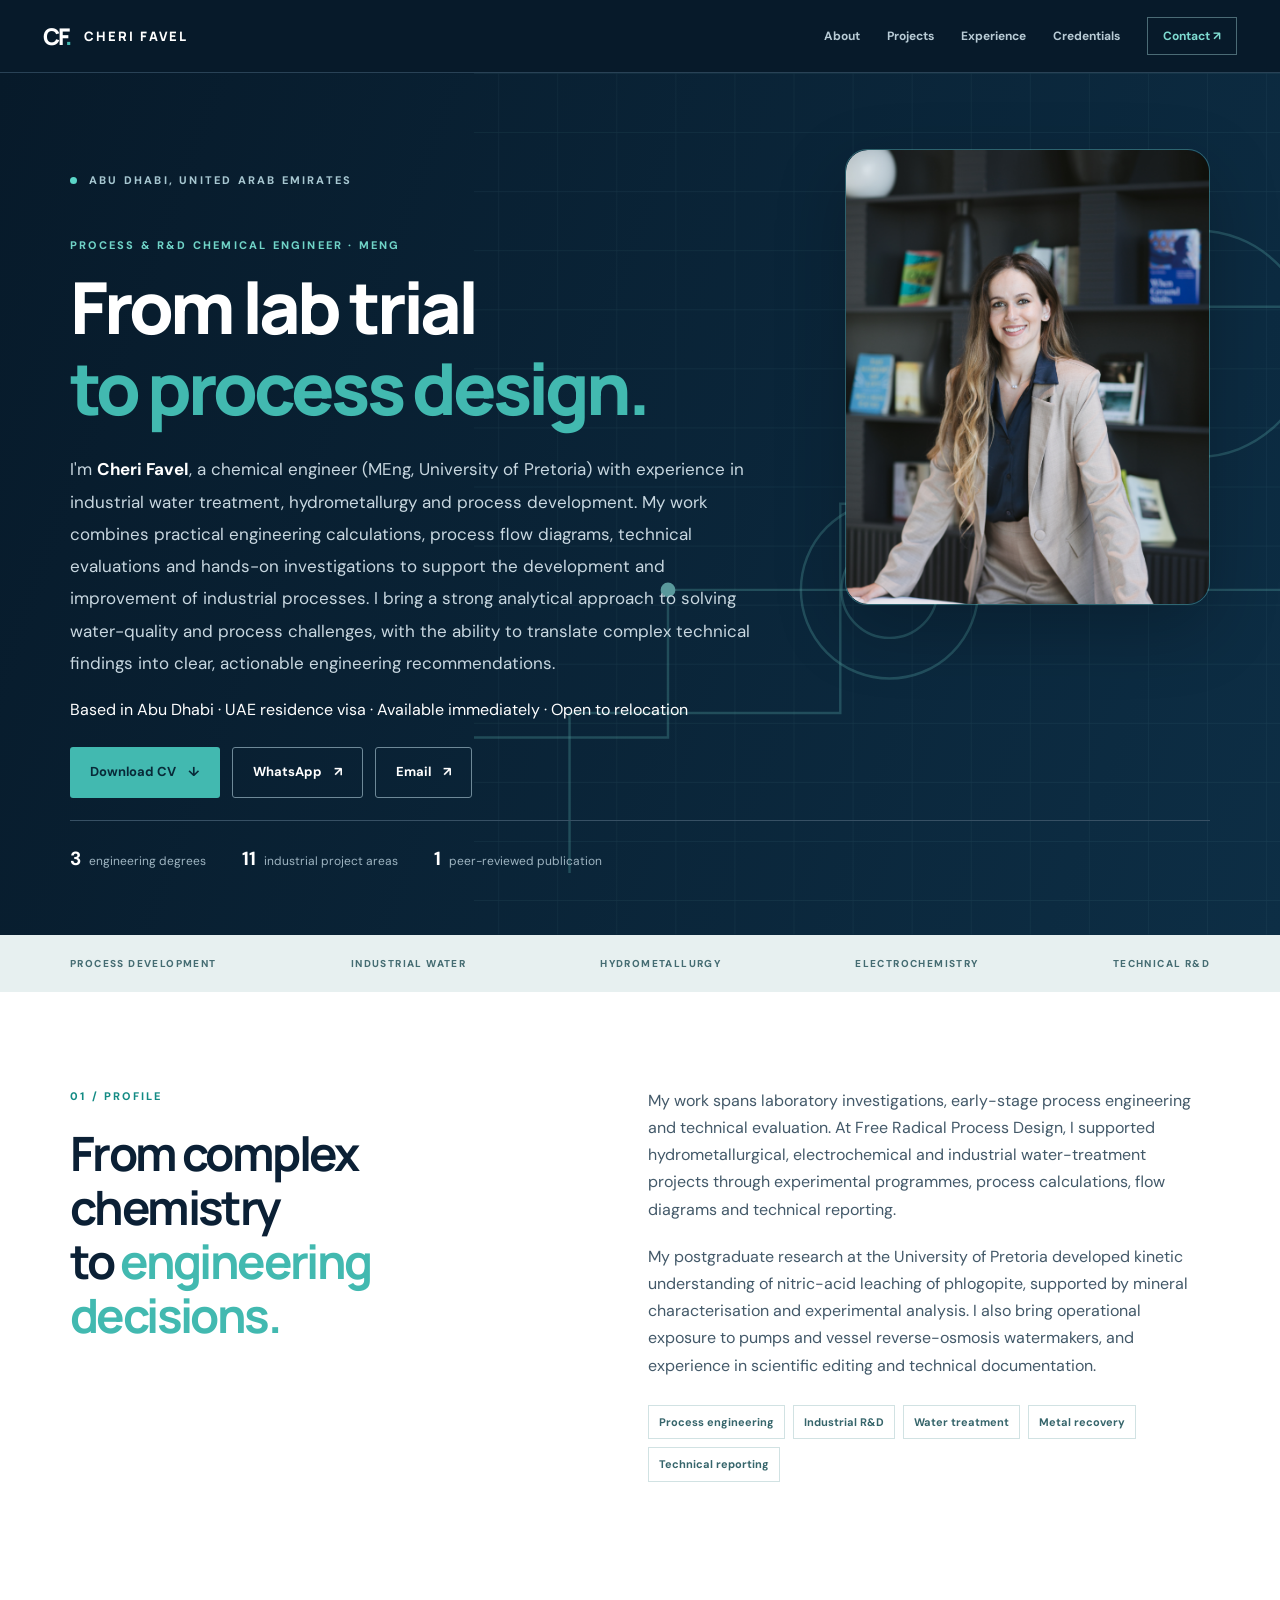
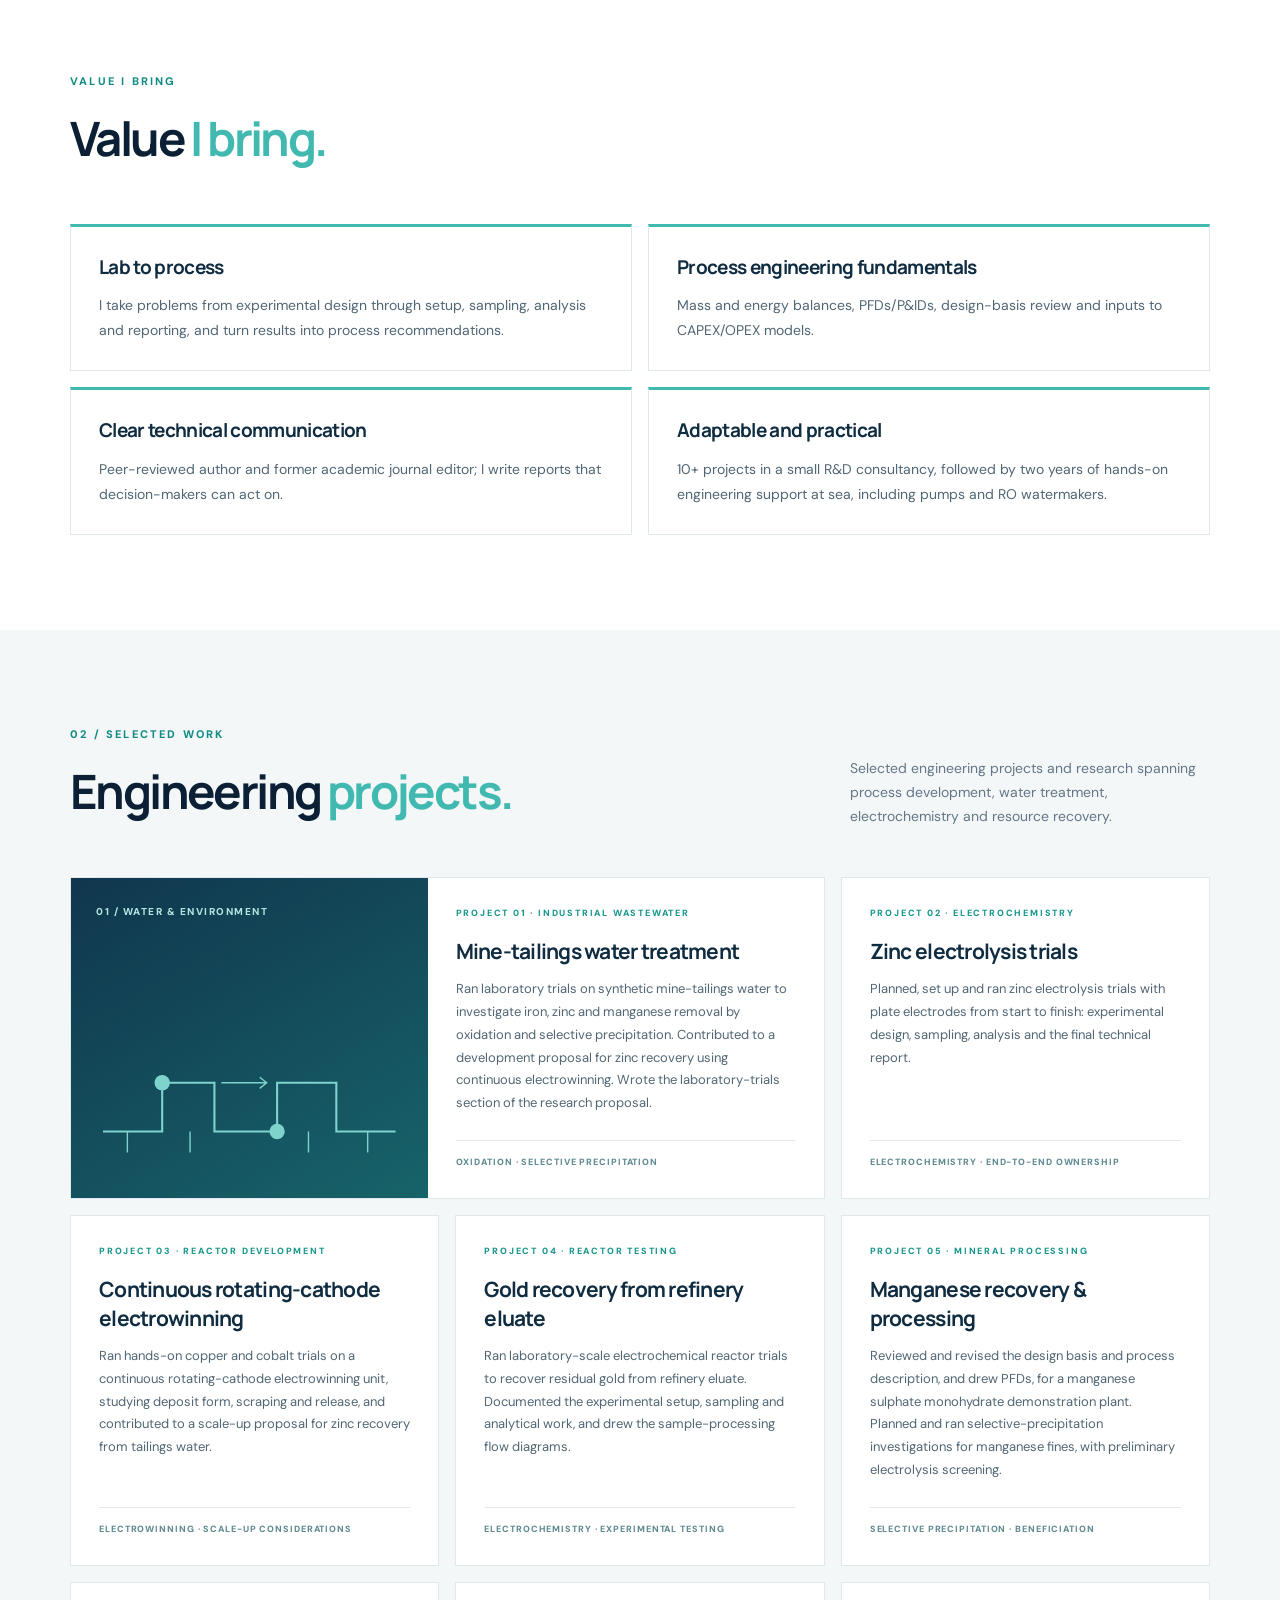
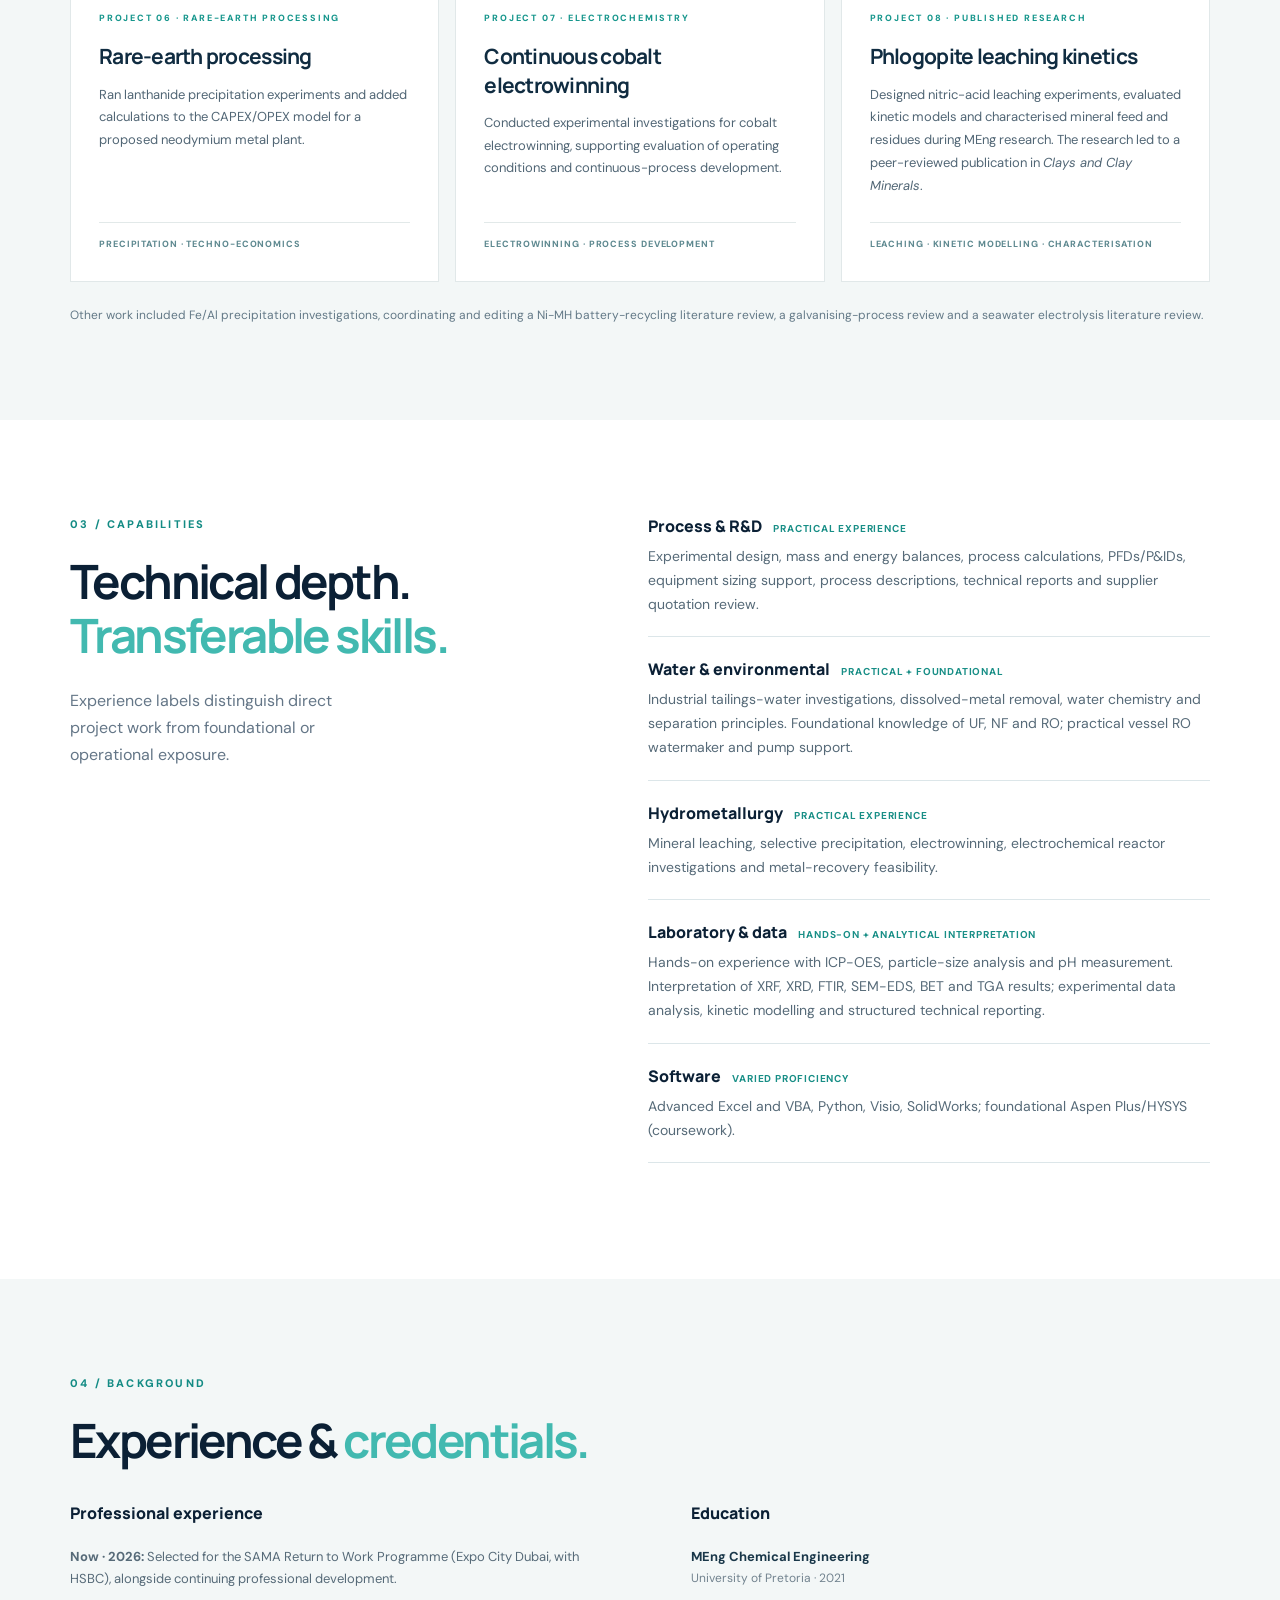
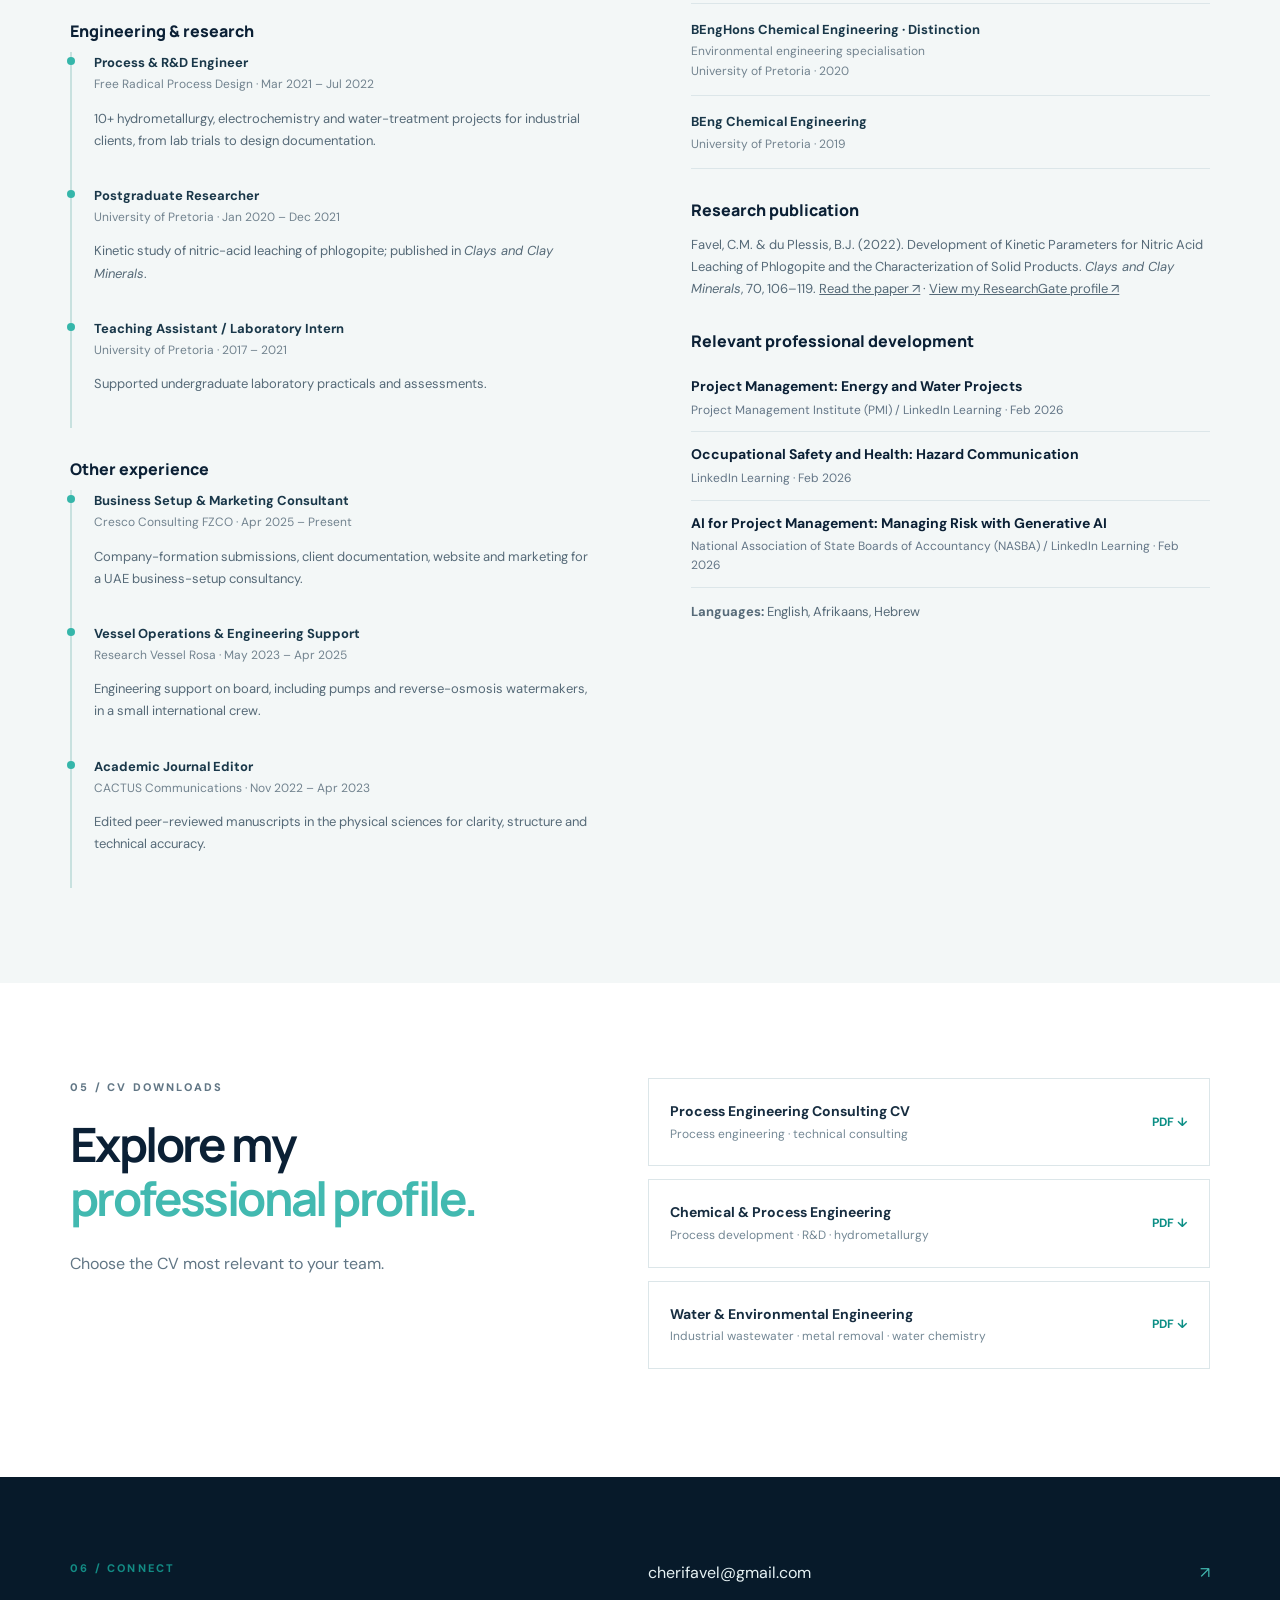
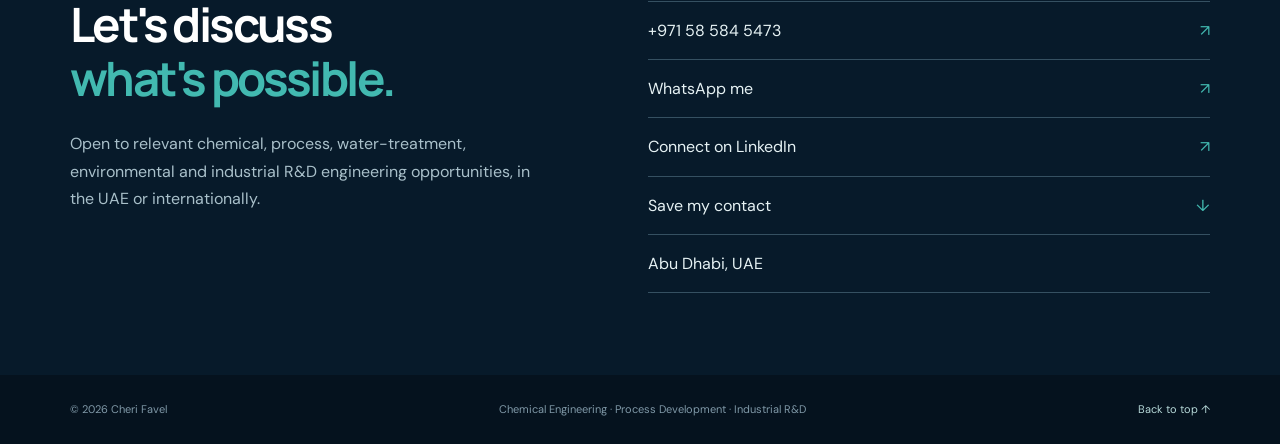
<file: index.html>
<!doctype html>
<html lang="en"><head><meta charset="utf-8"><meta name="viewport" content="width=device-width,initial-scale=1"><meta name="theme-color" content="#0b2035"><meta name="description" content="Cheri Favel — MEng Chemical Engineer in Abu Dhabi. Process engineering, industrial R&D, water treatment, hydrometallurgy and resource recovery."><meta property="og:title" content="Cheri Favel | Process &amp; R&amp;D Chemical Engineer (MEng)"><meta property="og:description" content="Cheri Favel — MEng Chemical Engineer in Abu Dhabi. Process engineering, industrial R&D, water treatment, hydrometallurgy and resource recovery."><meta property="og:image" content="https://cheri-mf.github.io/Cheri_Favel_Engineering_Portfolio/assets/cheri-professional-1.jpg"><meta property="og:url" content="https://cheri-mf.github.io/Cheri_Favel_Engineering_Portfolio/"><meta property="og:type" content="website"><meta name="twitter:card" content="summary_large_image"><title>Cheri Favel | Chemical Engineer (MEng)</title><link rel="stylesheet" href="assets/style.css"></head>
<body><a class="skip" href="#main">Skip to content</a><header class="nav"><div class="navinner"><a class="brand" href="#top"><span class="brandmark">CF<span>.</span></span><span>CHERI FAVEL</span></a><nav aria-label="Main navigation"><a href="#about">About</a><a href="#projects">Projects</a><a href="#experience">Experience</a><a href="#credentials">Credentials</a><a class="navcontact" href="#contact">Contact ↗</a></nav></div></header>
<main id="main"><section class="hero" id="top"><div class="herobg" aria-hidden="true"><svg viewBox="0 0 1000 700" preserveAspectRatio="xMidYMid slice"><defs><pattern id="g" width="48" height="48" patternUnits="userSpaceOnUse"><path d="M48 0H0V48" fill="none" stroke="#8ad2d0" stroke-opacity=".13"/></pattern></defs><rect width="1000" height="700" fill="url(#g)"/><g fill="none" stroke="#65bfb9" stroke-opacity=".4" stroke-width="2"><path d="M120 540H330V420H510V220H760V100"/><path d="M250 650V520H470V350H720V190H920"/><circle cx="510" cy="420" r="72"/><circle cx="510" cy="420" r="39"/><circle cx="760" cy="220" r="92"/><path d="M610 420h240v120H970"/></g><g fill="#83d6d0"><circle cx="330" cy="420" r="6"/><circle cx="720" cy="350" r="6"/><circle cx="760" cy="100" r="6"/></g></svg></div><div class="wrap hero-content"><div class="hero-portrait"><img src="assets/cheri-professional-1.jpg" alt="Professional portrait of Cheri Favel" width="1100" height="1100" fetchpriority="high"></div><div class="eyebrow"><span class="dot"></span> ABU DHABI, UNITED ARAB EMIRATES</div><p class="intro">PROCESS &amp; R&amp;D CHEMICAL ENGINEER · MENG</p><h1>From lab trial<br><em>to process design.</em></h1> <p class="lead">I'm <strong>Cheri Favel</strong>, a chemical engineer (MEng, University of Pretoria) with experience in industrial water treatment, hydrometallurgy and process development. My work combines practical engineering calculations, process flow diagrams, technical evaluations and hands-on investigations to support the development and improvement of industrial processes. I bring a strong analytical approach to solving water-quality and process challenges, with the ability to translate complex technical findings into clear, actionable engineering recommendations.</p> <p class="hero-availability">Based in Abu Dhabi · UAE residence visa · Available immediately · Open to relocation</p> <div class="actions hero-actions" aria-label="Contact and CV actions">   <a class="button primary" href="#cv">     Download CV <span aria-hidden="true">↓</span>   </a>   <a class="button outline"      href="https://wa.me/971585845473"      target="_blank" rel="noopener noreferrer">     WhatsApp <span aria-hidden="true">↗</span>   </a>   <a class="button outline"      href="mailto:cherifavel@gmail.com">     Email <span aria-hidden="true">↗</span>   </a> </div><div class="herofoot"><span><b>3</b> engineering degrees</span><span><b>11</b> industrial project areas</span><span><b>1</b> peer-reviewed publication</span></div></div></section>
<section class="strip"><div class="wrap stripinner"><span>PROCESS DEVELOPMENT</span><span>INDUSTRIAL WATER</span><span>HYDROMETALLURGY</span><span>ELECTROCHEMISTRY</span><span>TECHNICAL R&D</span></div></section>
<section class="section" id="about"><div class="wrap two"><div><p class="kicker">01 / PROFILE</p><h2>From complex chemistry<br>to <em>engineering decisions.</em></h2></div><div class="bodycopy"><p>My work spans laboratory investigations, early-stage process engineering and technical evaluation. At Free Radical Process Design, I supported hydrometallurgical, electrochemical and industrial water-treatment projects through experimental programmes, process calculations, flow diagrams and technical reporting.</p><p>My postgraduate research at the University of Pretoria developed kinetic understanding of nitric-acid leaching of phlogopite, supported by mineral characterisation and experimental analysis. I also bring operational exposure to pumps and vessel reverse-osmosis watermakers, and experience in scientific editing and technical documentation.</p><div class="tags"><span>Process engineering</span><span>Industrial R&D</span><span>Water treatment</span><span>Metal recovery</span><span>Technical reporting</span></div></div></div></section>
<section class="section value-section" id="value">
  <div class="wrap">
    <div class="sectionhead">
      <div>
        <p class="kicker">VALUE I BRING</p>
        <h2>Value <em>I bring.</em></h2>
      </div>
    </div>

    <div class="value-grid">
      <article class="value-card">
        <h3>Lab to process</h3>
        <p>I take problems from experimental design through setup, sampling, analysis and reporting, and turn results into process recommendations.</p>
      </article>

      <article class="value-card">
        <h3>Process engineering fundamentals</h3>
        <p>Mass and energy balances, PFDs/P&amp;IDs, design-basis review and inputs to CAPEX/OPEX models.</p>
      </article>

      <article class="value-card">
        <h3>Clear technical communication</h3>
        <p>Peer-reviewed author and former academic journal editor; I write reports that decision-makers can act on.</p>
      </article>

      <article class="value-card">
        <h3>Adaptable and practical</h3>
        <p>10+ projects in a small R&amp;D consultancy, followed by two years of hands-on engineering support at sea, including pumps and RO watermakers.</p>
      </article>
    </div>
  </div>
</section>

<section class="section shaded" id="projects"><div class="wrap"><div class="sectionhead"><div><p class="kicker">02 / SELECTED WORK</p><h2>Engineering <em>projects.</em></h2></div><p>Selected engineering projects and research spanning process development, water treatment, electrochemistry and resource recovery.</p></div><div class="projects">
<article class="project featured"><div class="projectvisual water"><span>01 / WATER & ENVIRONMENT</span><svg viewBox="0 0 440 200" aria-hidden="true"><path d="M10 140h85v-70h75v70h90v-70h85v70h85" fill="none" stroke="currentColor" stroke-width="3"/><path d="M45 140v30m90-30v30m170-30v30m85-30v30" stroke="currentColor" stroke-width="2"/><circle cx="95" cy="70" r="11" fill="currentColor"/><circle cx="260" cy="140" r="11" fill="currentColor"/><path d="M180 70h65m-10-8 10 8-10 8" stroke="currentColor" stroke-width="2" fill="none"/></svg></div><div class="projectcontent"><p class="projectnum">PROJECT 01 · INDUSTRIAL WASTEWATER</p><h3>Mine-tailings water treatment</h3><p>Ran laboratory trials on synthetic mine-tailings water to investigate iron, zinc and manganese removal by oxidation and selective precipitation. Contributed to a development proposal for zinc recovery using continuous electrowinning. Wrote the laboratory-trials section of the research proposal.</p><div class="mini">OXIDATION · SELECTIVE PRECIPITATION</div></div></article>
<article class="project"><div class="projectcontent"><p class="projectnum">PROJECT 02 · ELECTROCHEMISTRY</p><h3>Zinc electrolysis trials</h3><p>Planned, set up and ran zinc electrolysis trials with plate electrodes from start to finish: experimental design, sampling, analysis and the final technical report.</p><div class="mini">ELECTROCHEMISTRY · END-TO-END OWNERSHIP</div></div></article>
<article class="project"><div class="projectcontent"><p class="projectnum">PROJECT 03 · REACTOR DEVELOPMENT</p><h3>Continuous rotating-cathode electrowinning</h3><p>Ran hands-on copper and cobalt trials on a continuous rotating-cathode electrowinning unit, studying deposit form, scraping and release, and contributed to a scale-up proposal for zinc recovery from tailings water.</p><div class="mini">ELECTROWINNING · SCALE-UP CONSIDERATIONS</div></div></article>
<article class="project"><div class="projectcontent"><p class="projectnum">PROJECT 04 · REACTOR TESTING</p><h3>Gold recovery from refinery eluate</h3><p>Ran laboratory-scale electrochemical reactor trials to recover residual gold from refinery eluate. Documented the experimental setup, sampling and analytical work, and drew the sample-processing flow diagrams.</p><div class="mini">ELECTROCHEMISTRY · EXPERIMENTAL TESTING</div></div></article>
<article class="project"><div class="projectcontent"><p class="projectnum">PROJECT 05 · MINERAL PROCESSING</p><h3>Manganese recovery & processing</h3><p>Reviewed and revised the design basis and process description, and drew PFDs, for a manganese sulphate monohydrate demonstration plant. Planned and ran selective-precipitation investigations for manganese fines, with preliminary electrolysis screening.</p><div class="mini">SELECTIVE PRECIPITATION · BENEFICIATION</div></div></article>
<article class="project"><div class="projectcontent"><p class="projectnum">PROJECT 06 · RARE-EARTH PROCESSING</p><h3>Rare-earth processing</h3><p>Ran lanthanide precipitation experiments and added calculations to the CAPEX/OPEX model for a proposed neodymium metal plant.</p><div class="mini">PRECIPITATION · TECHNO-ECONOMICS</div></div></article>
<article class="project"><div class="projectcontent"><p class="projectnum">PROJECT 07 · ELECTROCHEMISTRY</p><h3>Continuous cobalt electrowinning</h3><p>Conducted experimental investigations for cobalt electrowinning, supporting evaluation of operating conditions and continuous-process development.</p><div class="mini">ELECTROWINNING · PROCESS DEVELOPMENT</div></div></article>
<article class="project"><div class="projectcontent"><p class="projectnum">PROJECT 08 · PUBLISHED RESEARCH</p><h3>Phlogopite leaching kinetics</h3><p>Designed nitric-acid leaching experiments, evaluated kinetic models and characterised mineral feed and residues during MEng research. The research led to a peer-reviewed publication in <em>Clays and Clay Minerals</em>.</p><div class="mini">LEACHING · KINETIC MODELLING · CHARACTERISATION</div></div></article>
</div><p class="note">Other work included Fe/Al precipitation investigations, coordinating and editing a Ni-MH battery-recycling literature review, a galvanising-process review and a seawater electrolysis literature review.</p></div></section>
<section class="section" id="experience"><div class="wrap two"><div><p class="kicker">03 / CAPABILITIES</p><h2>Technical depth.<br><em>Transferable skills.</em></h2><p class="aside">Experience labels distinguish direct project work from foundational or operational exposure.</p></div><div class="skills"><div><h3>Process & R&D <small>Practical experience</small></h3><p>Experimental design, mass and energy balances, process calculations, PFDs/P&amp;IDs, equipment sizing support, process descriptions, technical reports and supplier quotation review.</p></div><div><h3>Water & environmental <small>Practical + foundational</small></h3><p>Industrial tailings-water investigations, dissolved-metal removal, water chemistry and separation principles. Foundational knowledge of UF, NF and RO; practical vessel RO watermaker and pump support.</p></div><div><h3>Hydrometallurgy <small>Practical experience</small></h3><p>Mineral leaching, selective precipitation, electrowinning, electrochemical reactor investigations and metal-recovery feasibility.</p></div><div><h3>Laboratory & data <small>Hands-on + analytical interpretation</small></h3><p>Hands-on experience with ICP-OES, particle-size analysis and pH measurement. Interpretation of XRF, XRD, FTIR, SEM-EDS, BET and TGA results; experimental data analysis, kinetic modelling and structured technical reporting.</p></div><div><h3>Software <small>Varied proficiency</small></h3><p>Advanced Excel and VBA, Python, Visio, SolidWorks; foundational Aspen Plus/HYSYS (coursework).</p></div></div></div></section>
<section class="section shaded" id="credentials"><div class="wrap"><p class="kicker">04 / BACKGROUND</p><h2>Experience & <em>credentials.</em></h2><div class="credentials"><div><h3>Professional experience</h3><p><strong>Now · 2026:</strong> Selected for the SAMA Return to Work Programme (Expo City Dubai, with HSBC), alongside continuing professional development.</p><h3 class="subheading">Engineering &amp; research</h3><div class="timeline"><div><strong>Process &amp; R&amp;D Engineer</strong><span>Free Radical Process Design · Mar 2021 – Jul 2022</span><p>10+ hydrometallurgy, electrochemistry and water-treatment projects for industrial clients, from lab trials to design documentation.</p></div><div><strong>Postgraduate Researcher</strong><span>University of Pretoria · Jan 2020 – Dec 2021</span><p>Kinetic study of nitric-acid leaching of phlogopite; published in <em>Clays and Clay Minerals</em>.</p></div><div><strong>Teaching Assistant / Laboratory Intern</strong><span>University of Pretoria · 2017 – 2021</span><p>Supported undergraduate laboratory practicals and assessments.</p></div></div><h3 class="subheading">Other experience</h3><div class="timeline"><div><strong>Business Setup &amp; Marketing Consultant</strong><span>Cresco Consulting FZCO · Apr 2025 – Present</span><p>Company-formation submissions, client documentation, website and marketing for a UAE business-setup consultancy.</p></div><div><strong>Vessel Operations &amp; Engineering Support</strong><span>Research Vessel Rosa · May 2023 – Apr 2025</span><p>Engineering support on board, including pumps and reverse-osmosis watermakers, in a small international crew.</p></div><div><strong>Academic Journal Editor</strong><span>CACTUS Communications · Nov 2022 – Apr 2023</span><p>Edited peer-reviewed manuscripts in the physical sciences for clarity, structure and technical accuracy.</p></div></div></div><div><h3>Education</h3><div class="degree"><strong>MEng Chemical Engineering</strong><span>University of Pretoria · 2021</span></div><div class="degree"><strong>BEngHons Chemical Engineering · Distinction</strong><span>Environmental engineering specialisation</span><span>University of Pretoria · 2020</span></div><div class="degree"><strong>BEng Chemical Engineering</strong><span>University of Pretoria · 2019</span></div><h3 class="subheading">Research publication</h3><p>Favel, C.M. &amp; du Plessis, B.J. (2022). Development of Kinetic Parameters for Nitric Acid Leaching of Phlogopite and the Characterization of Solid Products. <em>Clays and Clay Minerals</em>, 70, 106–119. <a href="https://doi.org/10.1007/s42860-022-00180-x" target="_blank" rel="noopener noreferrer">Read the paper ↗</a> · <a href="https://www.researchgate.net/profile/Cheri-Favel" target="_blank" rel="noopener noreferrer">View my ResearchGate profile ↗</a></p><h3 class="subheading">Relevant professional development</h3><div class="training-items"><p><strong>Project Management: Energy and Water Projects</strong><span>Project Management Institute (PMI) / LinkedIn Learning · Feb 2026</span></p><p><strong>Occupational Safety and Health: Hazard Communication</strong><span>LinkedIn Learning · Feb 2026</span></p><p><strong>AI for Project Management: Managing Risk with Generative AI</strong><span>National Association of State Boards of Accountancy (NASBA) / LinkedIn Learning · Feb 2026</span></p></div><p><strong>Languages:</strong> English, Afrikaans, Hebrew</p></div></div></div></section>
<section class="section downloads" id="cv"><div class="wrap two"><div><p class="kicker">05 / CV DOWNLOADS</p><h2>Explore my<br><em>professional profile.</em></h2><p>Choose the CV most relevant to your team.</p></div><div class="downloadcards"><a href="downloads/Cheri_Favel_Process_Engineering_Consulting_CV.pdf" download>
  <span>
    <strong>Process Engineering Consulting CV</strong>
     <small>Process engineering · technical consulting</small>
  </span>
  <b>PDF ↓</b>
</a><a href="downloads/process-engineering-cv.pdf" download><span><strong>Chemical & Process Engineering</strong><small>Process development · R&D · hydrometallurgy</small></span><b>PDF ↓</b></a><a href="downloads/water-environmental-cv.pdf" download><span><strong>Water & Environmental Engineering</strong><small>Industrial wastewater · metal removal · water chemistry</small></span><b>PDF ↓</b></a></div></div></section>
<section class="contact" id="contact"><div class="wrap two"><div><p class="kicker">06 / CONNECT</p><h2>Let's discuss<br><em>what's possible.</em></h2><p>Open to relevant chemical, process, water-treatment, environmental and industrial R&D engineering opportunities, in the UAE or internationally.</p></div> <div class="contactdetails">   <a href="mailto:cherifavel@gmail.com">     cherifavel@gmail.com <span>↗</span>   </a>   <a href="tel:+971585845473">     +971 58 584 5473 <span>↗</span>   </a>   <a href="https://wa.me/971585845473"      target="_blank" rel="noopener noreferrer">     WhatsApp me <span>↗</span>   </a>   <a href="https://www.linkedin.com/in/cheri-favel/"      target="_blank" rel="noopener noreferrer">     Connect on LinkedIn <span>↗</span>   </a>   <a href="assets/cheri-favel.vcf" download>     Save my contact <span>↓</span>   </a>   <span>Abu Dhabi, UAE</span> </div></div></section></main><footer><div class="wrap foot"><span>© <span id="year">2026</span> Cheri Favel</span><span>Chemical Engineering · Process Development · Industrial R&amp;D</span><a href="#top">Back to top ↑</a></div></footer><script src="assets/main.js"></script></body></html>
</file>
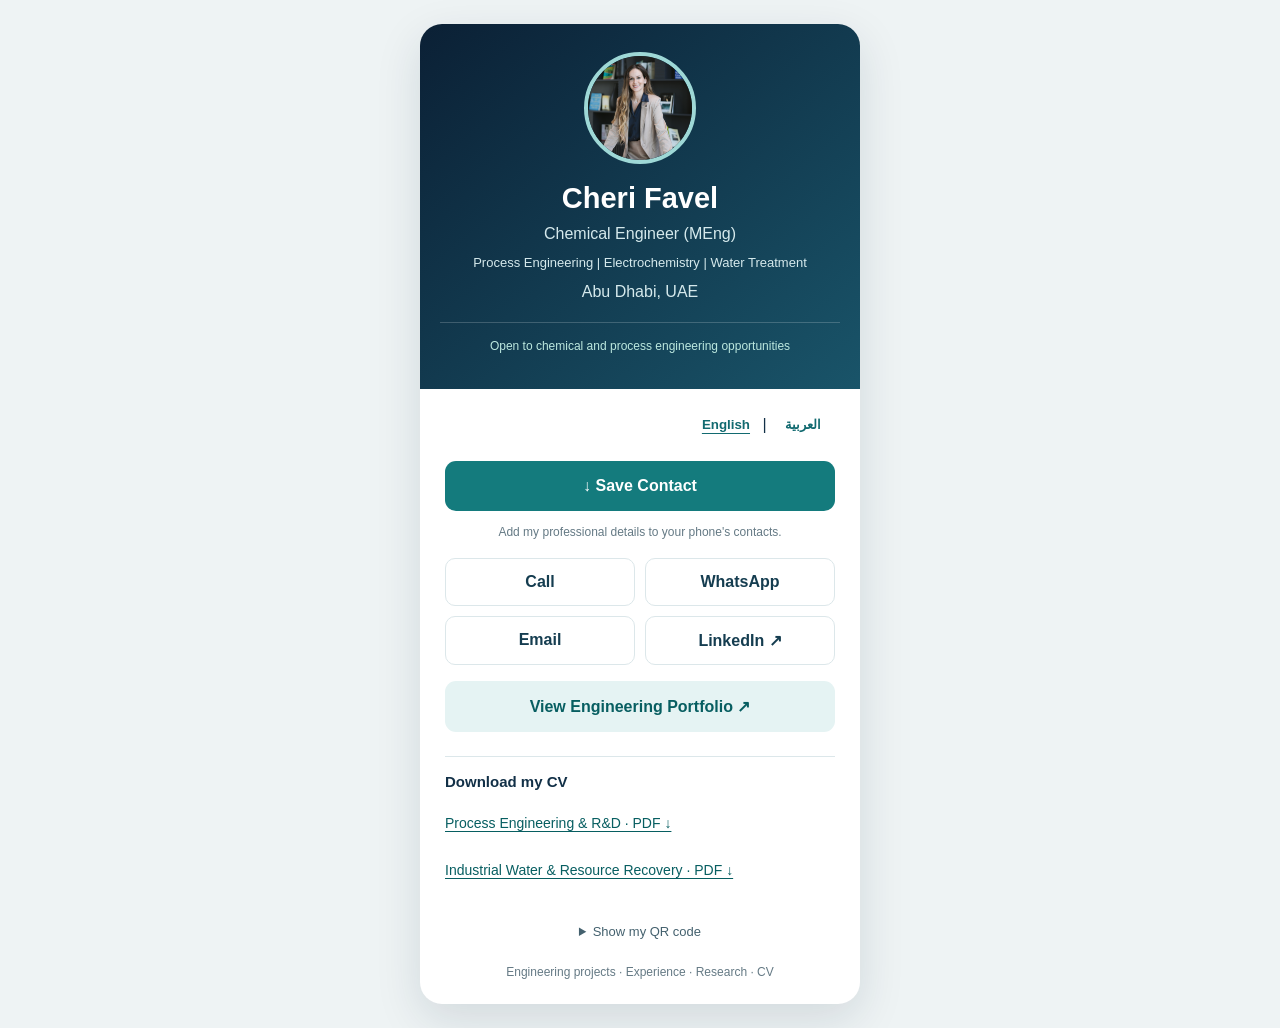
<file: adipec/index.html>
<!doctype html>
<html lang="en"><head><meta charset="utf-8"><meta name="viewport" content="width=device-width,initial-scale=1"><meta name="theme-color" content="#0b2035"><title>Cheri Favel | Engineering Contact</title><meta name="description" content="Connect with Cheri Favel, MEng Chemical Engineer in Abu Dhabi. Save contact details, download a CV and explore process engineering and industrial R&amp;D projects."><link rel="canonical" href="https://cheri-mf.github.io/Cheri_Favel_Engineering_Portfolio/adipec/">
<style>*{box-sizing:border-box}body{margin:0;background:#eef3f4;color:#123047;font-family:Arial,Helvetica,sans-serif;min-height:100vh;display:grid;place-items:center;padding:24px 16px}.card{width:100%;max-width:440px;background:#fff;border-radius:22px;overflow:hidden;box-shadow:0 15px 45px #10283e20}.header{background:linear-gradient(140deg,#0b2035,#195469);color:white;text-align:center;padding:32px 20px 27px}.header img{width:112px;height:112px;border-radius:50%;object-fit:cover;border:4px solid #9ed8d6}.header h1{font-size:29px;margin:14px 0 5px}.header p{margin:7px 0;color:#d5e9ec;line-height:1.5}.header .special{font-size:13px}.content{padding:25px}.button{display:block;text-align:center;text-decoration:none;padding:16px 12px;border-radius:11px;font-weight:700}.save{background:#147b7d;color:white}.portfolio{background:#e5f3f3;color:#075e61;margin-top:16px}.links{display:grid;grid-template-columns:1fr 1fr;gap:10px;margin-top:17px}.links a{border:1px solid #dce7ea;border-radius:10px;padding:14px 8px;text-align:center;color:#153d50;text-decoration:none;font-weight:600}.hint{font-size:12px;color:#657a85;text-align:center;line-height:1.5}.lang{text-align:right;margin-bottom:16px}.lang button{border:0;background:none;color:#126a70;font-weight:bold;cursor:pointer;padding:5px}.lang button[aria-pressed=true]{text-decoration:underline;text-underline-offset:4px}.footer{text-align:center;font-size:12px;color:#657a85;margin:16px 0 0}a:focus-visible,button:focus-visible{outline:3px solid teal;outline-offset:3px}.availability{font-size:12px!important;color:#bce8df!important;border-top:1px solid #ffffff30;padding-top:14px;margin-top:18px!important}.cvlinks{border-top:1px solid #dce7ea;margin-top:24px;padding-top:16px}.cvlinks h2{font-size:15px;margin:0 0 10px}.cvlinks a{display:block;padding:13px 0;color:#075e61;font-size:14px;line-height:1.5;text-underline-offset:3px}.share{margin-top:20px;text-align:center;font-size:13px;color:#44616e}.share summary{cursor:pointer;padding:10px}.share img{max-width:100%;height:auto;margin:12px auto 0}.share p{line-height:1.5}.header{padding-top:28px}.content{padding-top:16px}.lang button{min-height:40px;min-width:64px}body[dir=rtl] .lang{text-align:left}@media(max-width:360px){.content{padding:18px}.header h1{font-size:26px}}@media(prefers-reduced-motion:reduce){*{scroll-behavior:auto!important}}</style></head>
<body><main class="card"><header class="header"><img src="../assets/cheri-professional-1.jpg" alt="Cheri Favel professional portrait"><h1 data-en="Cheri Favel" data-ar="شيري فافل">Cheri Favel</h1><p data-en="Chemical Engineer (MEng)" data-ar="مهندسة كيميائية (ماجستير هندسة)">Chemical Engineer (MEng)</p><p class="special" data-en="Process Engineering | Electrochemistry | Water Treatment" data-ar="هندسة العمليات | الكيمياء الكهربائية | معالجة المياه">Process Engineering | Electrochemistry | Water Treatment</p><p data-en="Abu Dhabi, UAE" data-ar="أبوظبي، الإمارات العربية المتحدة">Abu Dhabi, UAE</p><p class="availability" data-en="Open to chemical and process engineering opportunities" data-ar="متاحة لفرص عمل في الهندسة الكيميائية وهندسة العمليات">Open to chemical and process engineering opportunities</p></header>
<div class="content"><div class="lang"><button id="en" type="button" aria-pressed="true">English</button> | <button id="ar" type="button" aria-pressed="false">العربية</button></div><a class="button save" href="cheri-favel.vcf" download="Cheri-Favel.vcf" data-en="↓ Save Contact" data-ar="↓ حفظ جهة الاتصال">↓ Save Contact</a><p class="hint" data-en="Add my professional details to your phone's contacts." data-ar="أضف بيانات الاتصال المهنية إلى جهات الاتصال في هاتفك.">Add my professional details to your phone's contacts.</p><nav class="links" aria-label="Contact links"><a href="tel:+971585845473" data-en="Call" data-ar="اتصال">Call</a><a href="https://wa.me/971585845473" target="_blank" rel="noopener noreferrer" data-en="WhatsApp" data-ar="واتساب">WhatsApp</a><a href="mailto:cherifavel@gmail.com" data-en="Email" data-ar="البريد الإلكتروني">Email</a><a href="https://www.linkedin.com/in/cheri-favel/" target="_blank" rel="noopener noreferrer" data-en="LinkedIn ↗" data-ar="لينكدإن ↗">LinkedIn ↗</a></nav><a class="button portfolio" href="portfolio/" data-en="View Engineering Portfolio ↗" data-ar="عرض الملف المهني الهندسي ↗">View Engineering Portfolio ↗</a><div class="cvlinks"><h2 data-en="Download my CV" data-ar="تحميل السيرة الذاتية">Download my CV</h2><a href="downloads/Cheri_Favel_Process_Engineering_CV.pdf" download data-en="Process Engineering &amp; R&amp;D · PDF ↓" data-ar="هندسة العمليات والبحث والتطوير · PDF ↓">Process Engineering &amp; R&amp;D · PDF ↓</a><a href="downloads/Cheri_Favel_Water_Resource_Recovery_CV.pdf" download data-en="Industrial Water &amp; Resource Recovery · PDF ↓" data-ar="معالجة المياه الصناعية واسترداد الموارد · PDF ↓">Industrial Water &amp; Resource Recovery · PDF ↓</a></div><details class="share"><summary data-en="Show my QR code" data-ar="عرض رمز الاستجابة السريعة">Show my QR code</summary><img src="qr.png" width="220" height="220" alt="QR code linking to this contact page"><p data-en="Scan to save my contact details and view my portfolio." data-ar="امسح الرمز لحفظ بيانات الاتصال وعرض ملفي المهني.">Scan to save my contact details and view my portfolio.</p></details><p class="footer" data-en="Engineering projects · Experience · Research · CV" data-ar="المشاريع الهندسية · الخبرات · الأبحاث · السيرة الذاتية">Engineering projects · Experience · Research · CV</p></div></main>
<script>document.querySelectorAll('.lang button').forEach(b=>b.addEventListener('click',()=>{const ar=b.id==='ar';document.documentElement.lang=ar?'ar':'en';document.body.dir=ar?'rtl':'ltr';document.querySelectorAll('[data-en]').forEach(el=>el.textContent=el.getAttribute(ar?'data-ar':'data-en'));document.getElementById('en').setAttribute('aria-pressed',String(!ar));document.getElementById('ar').setAttribute('aria-pressed',String(ar));}));</script></body></html>
</file>
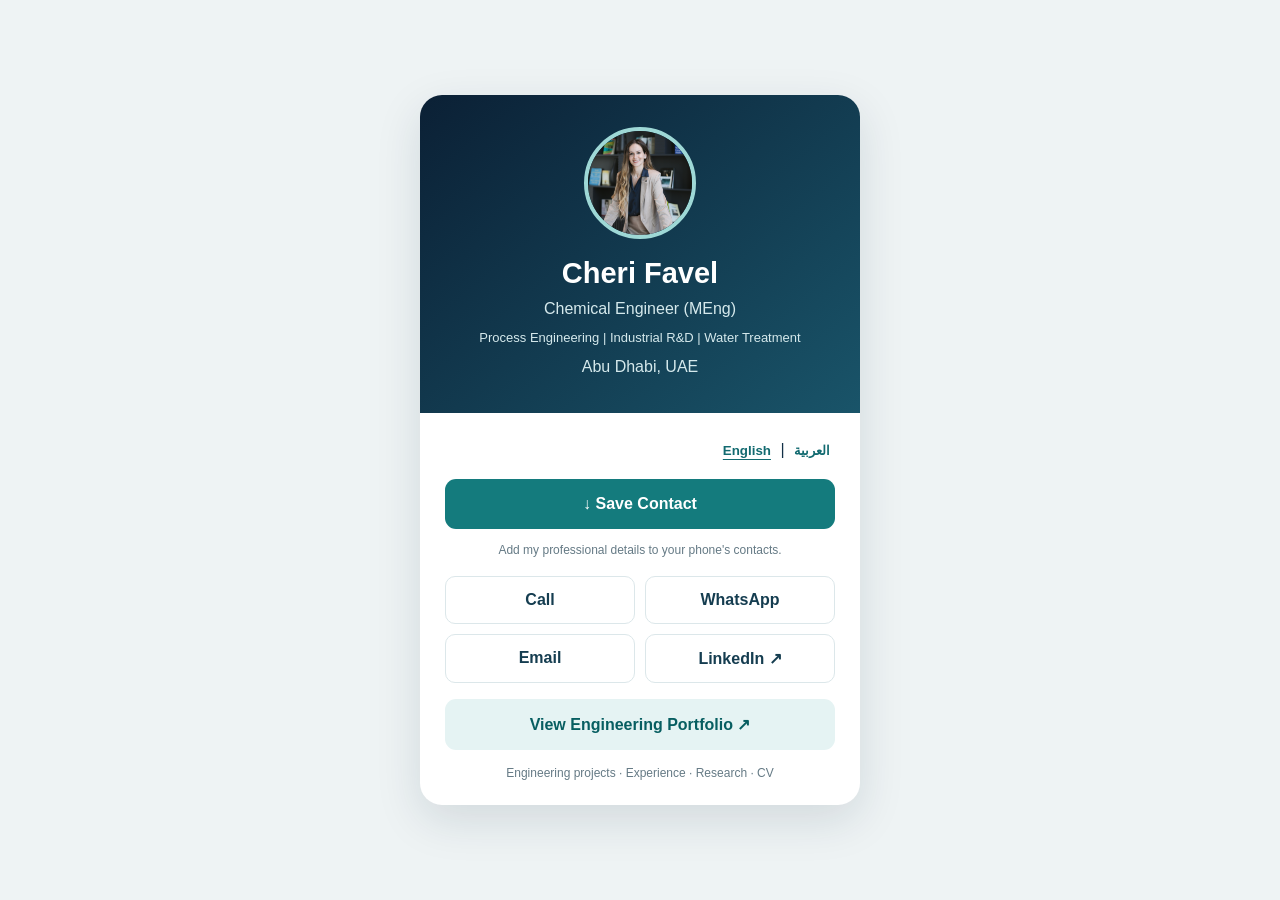
<file: contact/index.html>
<!doctype html>
<html lang="en">
<head>
<meta charset="utf-8"><meta name="viewport" content="width=device-width, initial-scale=1">
<meta name="theme-color" content="#0b2035">
<title>Cheri Favel | Contact</title>
<style>
*{box-sizing:border-box}body{margin:0;background:#eef3f4;color:#123047;font-family:Arial,Helvetica,sans-serif;min-height:100vh;display:grid;place-items:center;padding:24px 16px}.card{width:100%;max-width:440px;background:white;border-radius:22px;overflow:hidden;box-shadow:0 15px 45px #10283e20}.header{background:linear-gradient(140deg,#0b2035,#195469);color:white;text-align:center;padding:32px 20px 27px}.header img{width:112px;height:112px;border-radius:50%;object-fit:cover;border:4px solid #9ed8d6}.header h1{font-size:29px;margin:14px 0 5px}.header p{margin:7px 0;color:#d5e9ec;line-height:1.5}.header .special{font-size:13px}.content{padding:25px}.button{display:block;text-align:center;text-decoration:none;padding:16px 12px;border-radius:11px;font-weight:700}.save{background:#147b7d;color:white}.portfolio{background:#e5f3f3;color:#075e61;margin-top:16px}.links{display:grid;grid-template-columns:1fr 1fr;gap:10px;margin-top:17px}.links a{border:1px solid #dce7ea;border-radius:10px;padding:14px 8px;text-align:center;color:#153d50;text-decoration:none;font-weight:600}.hint{font-size:12px;color:#657a85;text-align:center;line-height:1.5}.lang{text-align:right;margin-bottom:16px}.lang button{border:0;background:none;color:#126a70;font-weight:bold;cursor:pointer;padding:5px}.lang button[aria-pressed=true]{text-decoration:underline;text-underline-offset:4px}.footer{text-align:center;font-size:12px;color:#657a85;margin:16px 0 0}a:focus-visible,button:focus-visible{outline:3px solid teal;outline-offset:3px}
</style>
</head>
<body><main class="card">
<header class="header"><img src="../assets/cheri-professional-1.jpg" alt="Cheri Favel professional portrait"><h1 data-en="Cheri Favel" data-ar="شيري فافل">Cheri Favel</h1>
<p data-en="Chemical Engineer (MEng)" data-ar="مهندسة كيميائية (ماجستير هندسة)">Chemical Engineer (MEng)</p>
<p class="special" data-en="Process Engineering | Industrial R&amp;D | Water Treatment" data-ar="هندسة العمليات | البحث والتطوير الصناعي | معالجة المياه">Process Engineering | Industrial R&amp;D | Water Treatment</p>
<p data-en="Abu Dhabi, UAE" data-ar="أبوظبي، الإمارات العربية المتحدة">Abu Dhabi, UAE</p></header>
<div class="content"><div class="lang"><button id="en" type="button" aria-pressed="true">English</button> | <button id="ar" type="button" aria-pressed="false">العربية</button></div>
<a class="button save" href="cheri-favel.vcf" download="Cheri-Favel.vcf" data-en="↓ Save Contact" data-ar="↓ حفظ جهة الاتصال">↓ Save Contact</a>
<p class="hint" data-en="Add my professional details to your phone's contacts." data-ar="أضف بيانات الاتصال المهنية إلى جهات الاتصال في هاتفك.">Add my professional details to your phone's contacts.</p>
<nav class="links" aria-label="Contact links"><a href="tel:+971585845473" data-en="Call" data-ar="اتصال">Call</a><a href="https://wa.me/971585845473" target="_blank" rel="noopener noreferrer" data-en="WhatsApp" data-ar="واتساب">WhatsApp</a><a href="mailto:cherifavel@gmail.com" data-en="Email" data-ar="البريد الإلكتروني">Email</a><a href="https://www.linkedin.com/in/cheri-favel/" target="_blank" rel="noopener noreferrer" data-en="LinkedIn ↗" data-ar="لينكدإن ↗">LinkedIn ↗</a></nav>
<a class="button portfolio" href="../" data-en="View Engineering Portfolio ↗" data-ar="عرض الملف المهني الهندسي ↗">View Engineering Portfolio ↗</a>
<p class="footer" data-en="Engineering projects · Experience · Research · CV" data-ar="المشاريع الهندسية · الخبرات · الأبحاث · السيرة الذاتية">Engineering projects · Experience · Research · CV</p></div></main>
<script>
document.querySelectorAll('.lang button').forEach(b=>b.addEventListener('click',()=>{const ar=b.id==='ar';document.documentElement.lang=ar?'ar':'en';document.querySelectorAll('[data-en]').forEach(el=>el.textContent=el.getAttribute(ar?'data-ar':'data-en'));document.getElementById('en').setAttribute('aria-pressed',String(!ar));document.getElementById('ar').setAttribute('aria-pressed',String(ar));}));
</script></body></html>
</file>
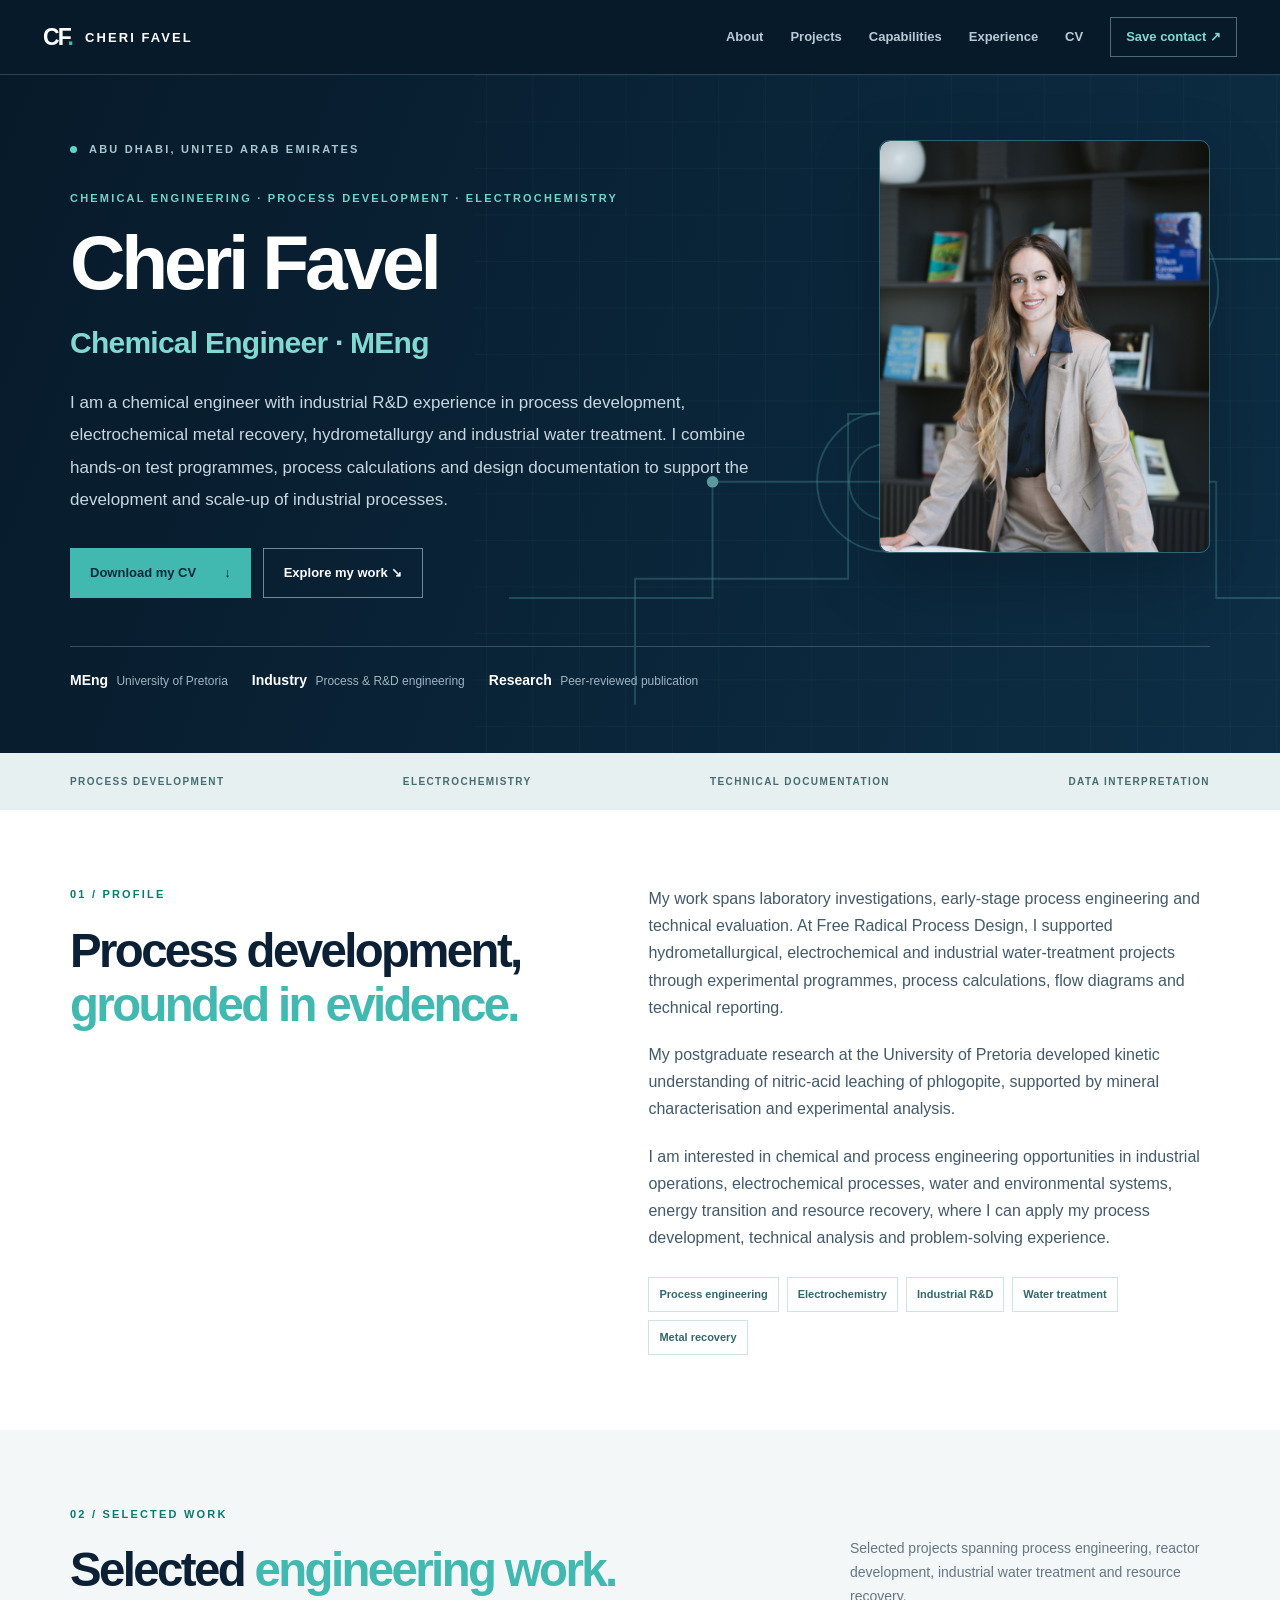
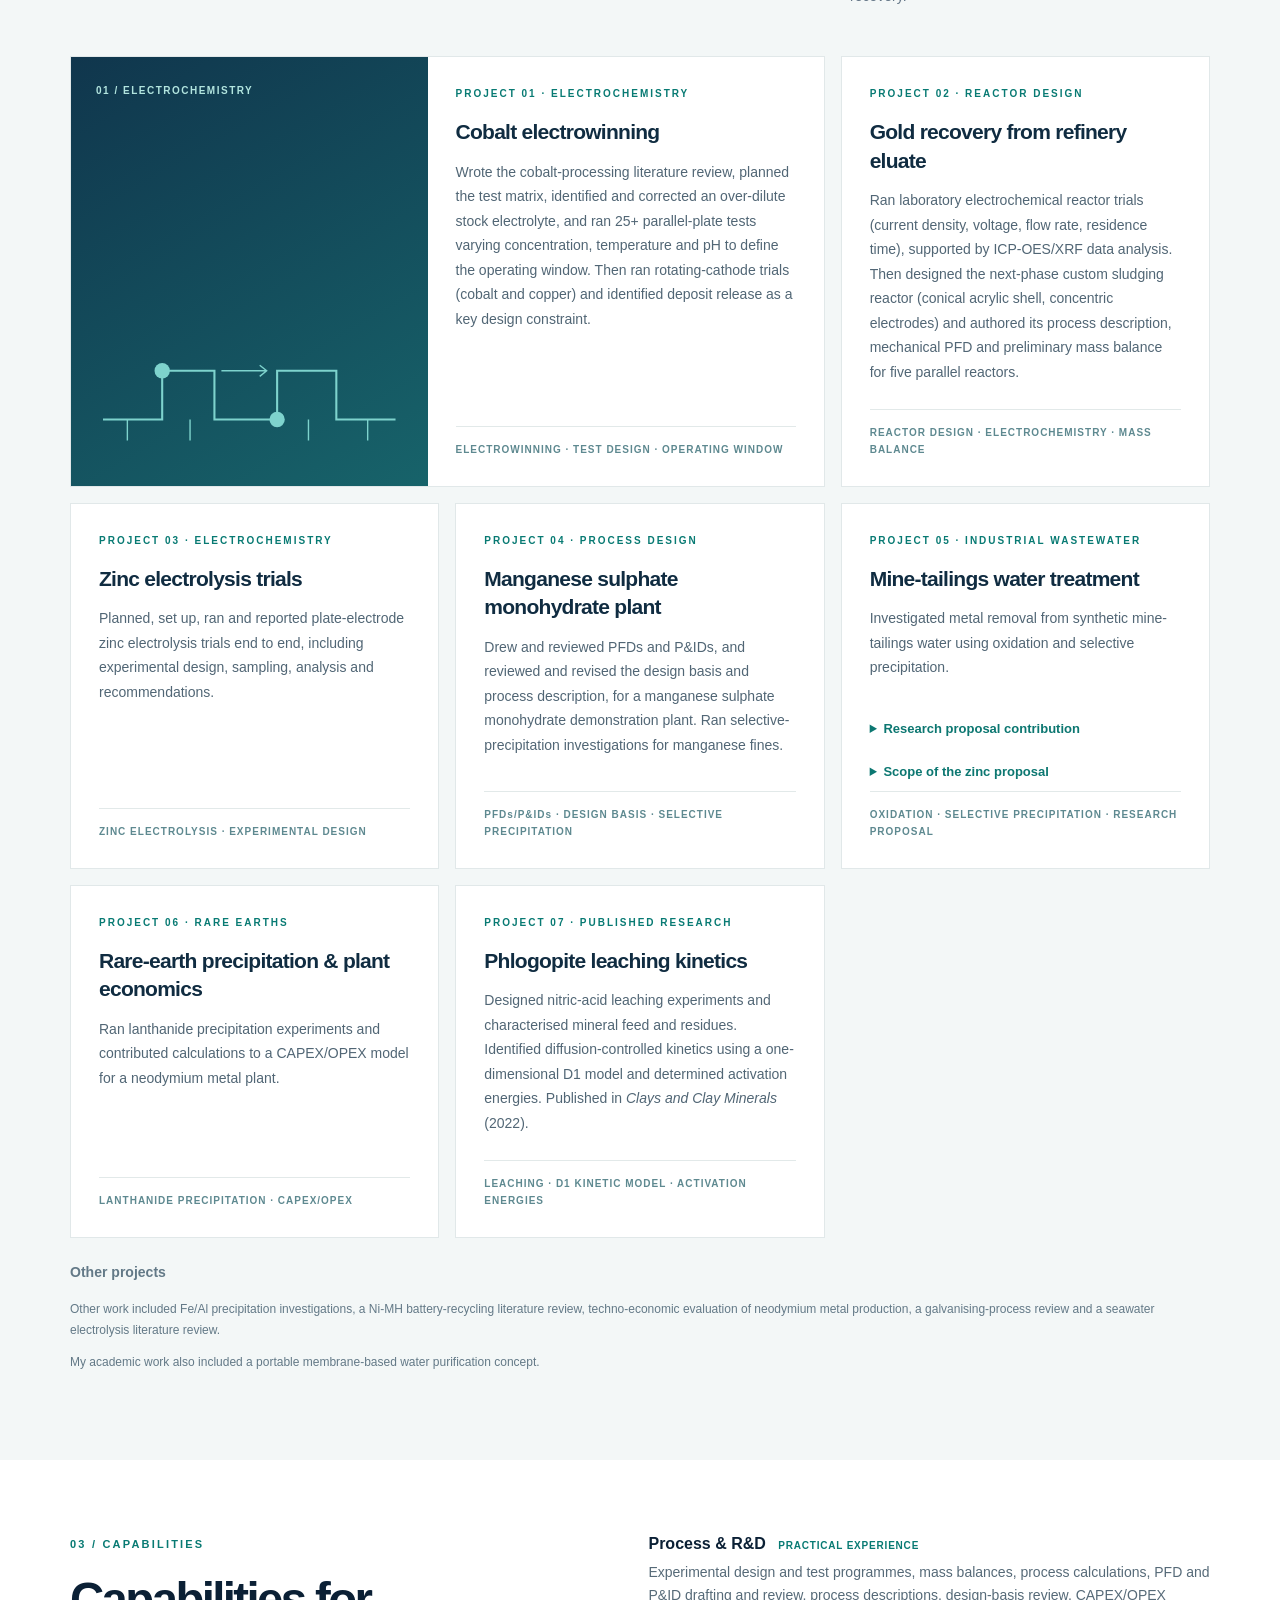
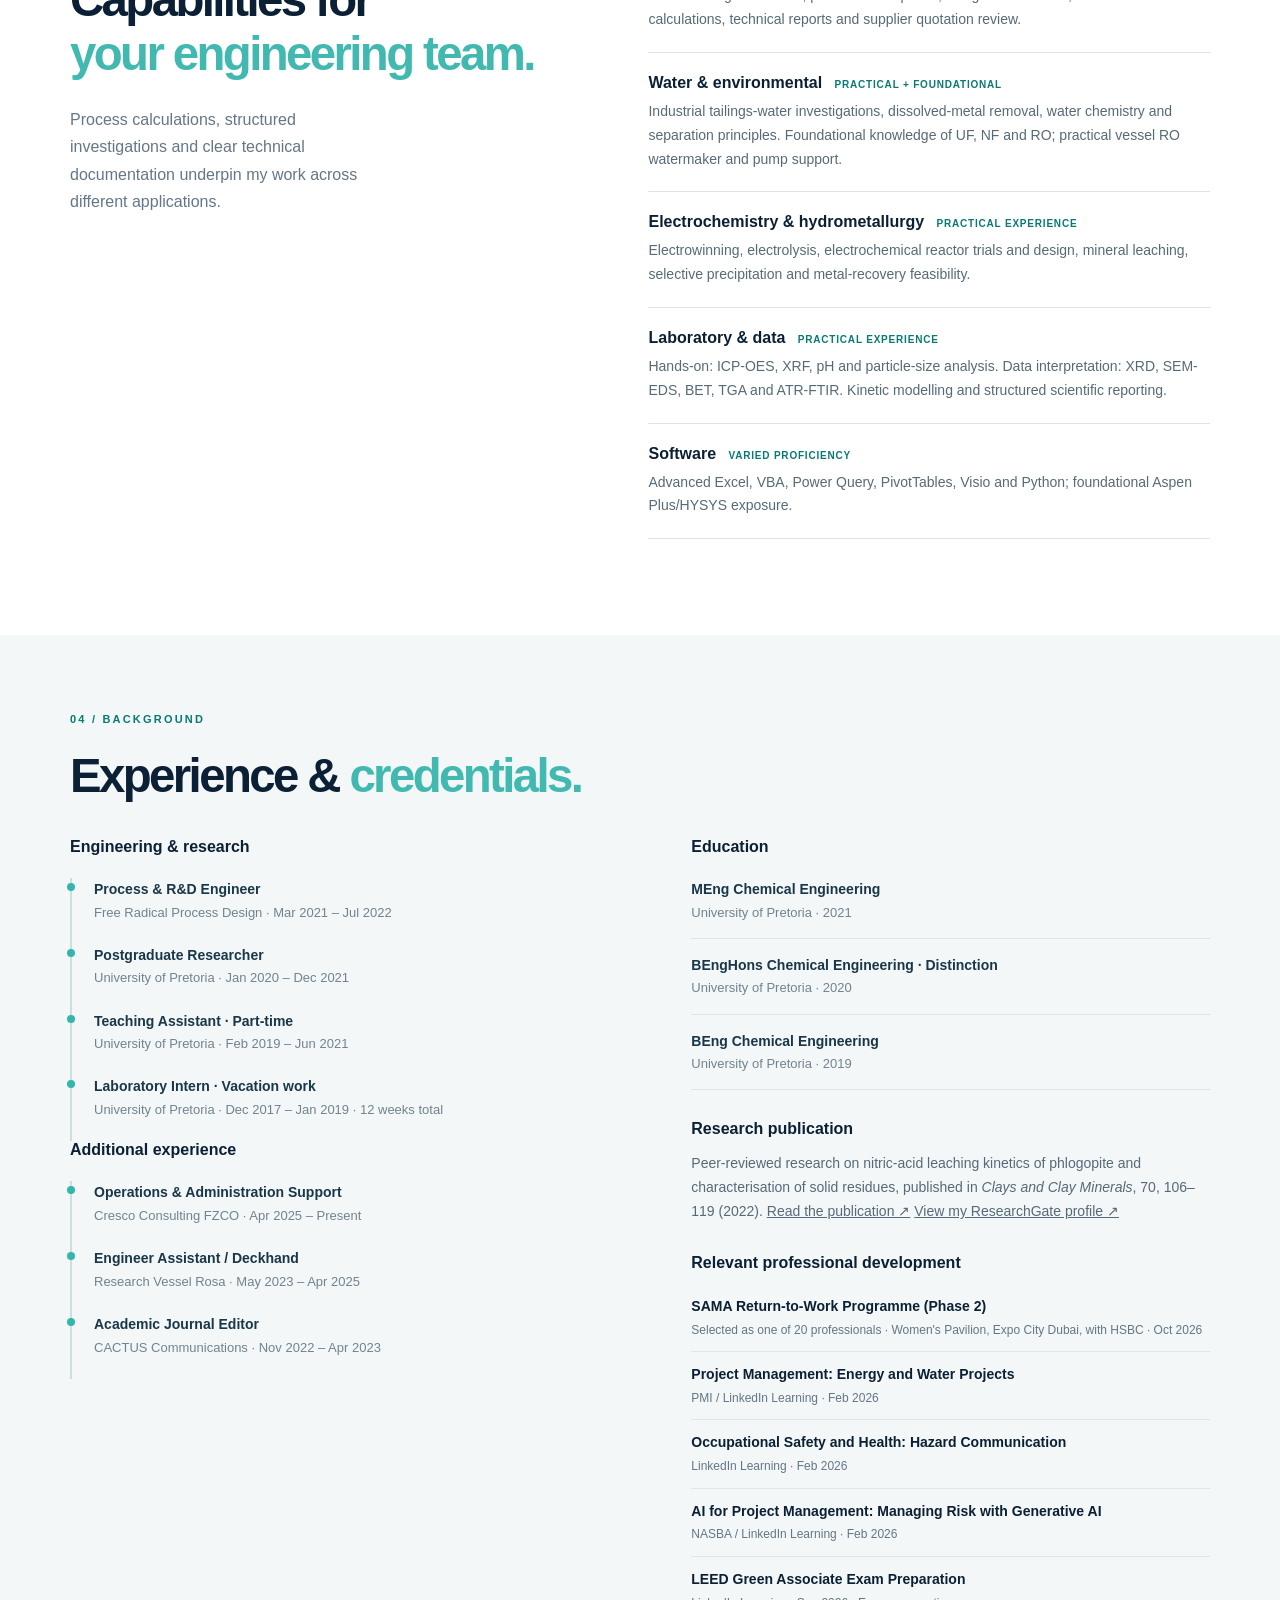
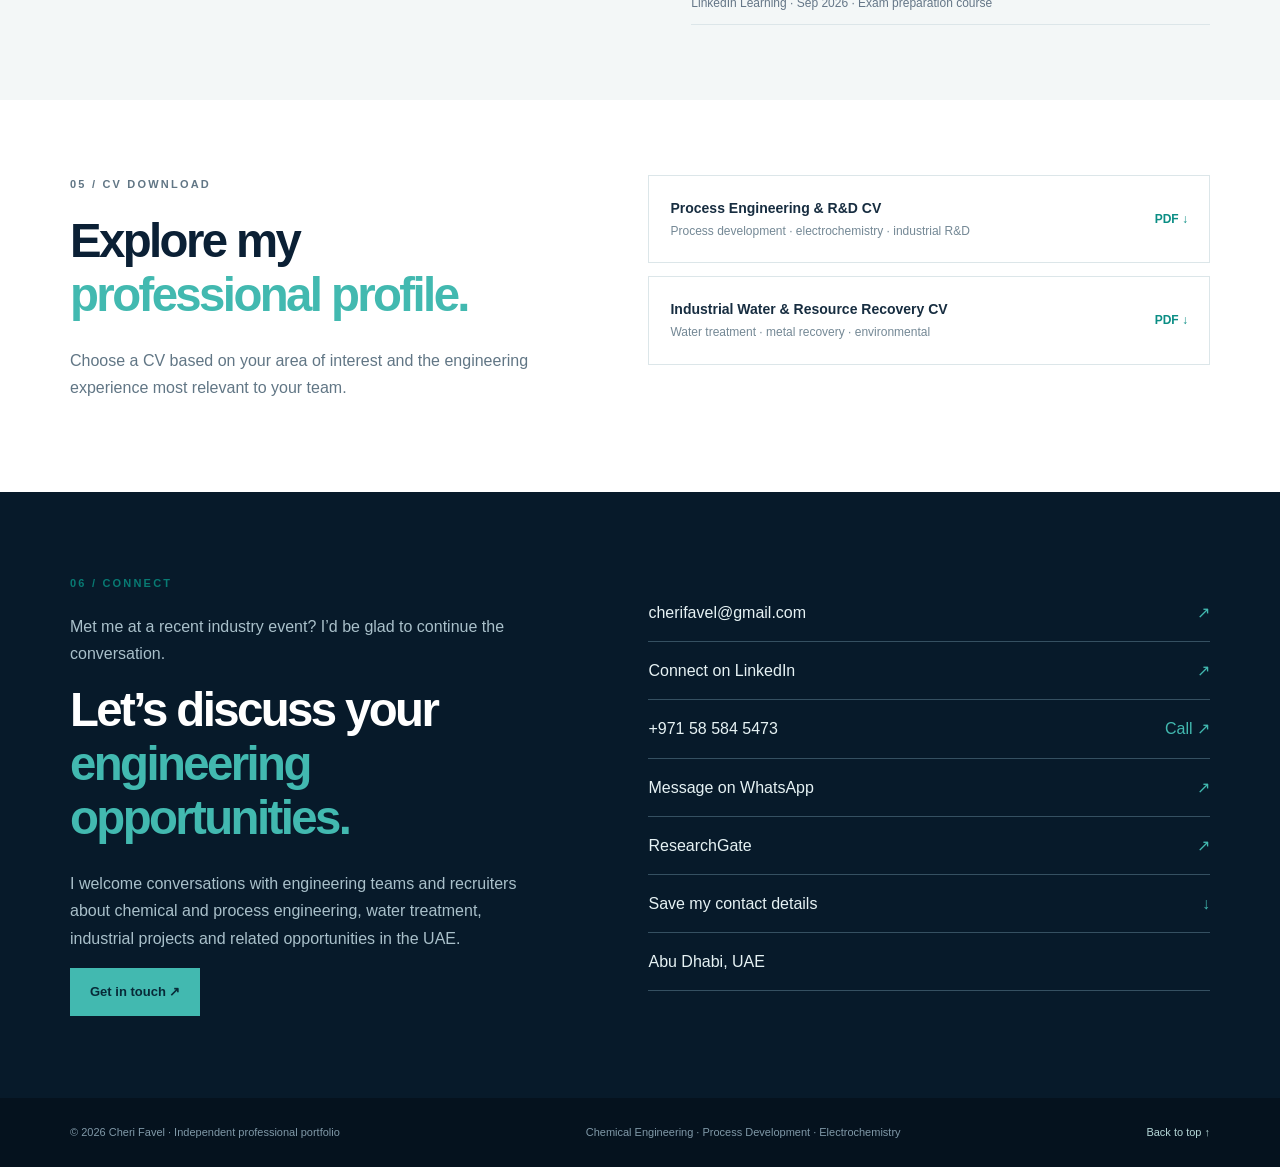
<file: adipec/portfolio/index.html>
<!doctype html>
<html lang="en"><head><meta charset="utf-8"><meta name="viewport" content="width=device-width,initial-scale=1"><meta name="theme-color" content="#0b2035"><meta name="description" content="Cheri Favel — MEng Chemical Engineer in Abu Dhabi. Process engineering, electrochemistry, water treatment and resource recovery. Explore selected work and download engineering CVs."><link rel="canonical" href="https://cheri-mf.github.io/Cheri_Favel_Engineering_Portfolio/adipec/portfolio/"><title>Cheri Favel | Chemical &amp; Process Engineering</title><link rel="stylesheet" href="../assets/style.css"></head>
<body><a class="skip" href="#main">Skip to content</a><header class="nav"><div class="navinner"><a class="brand" href="#top"><span class="brandmark">CF<span>.</span></span><span>CHERI FAVEL</span></a><nav aria-label="Main navigation"><a href="#about">About</a><a href="#projects">Projects</a><a href="#experience">Capabilities</a><a href="#credentials">Experience</a><a href="#cv">CV</a><a class="navcontact" href="../">Save contact ↗</a></nav></div></header>
<main id="main"><section class="hero" id="top"><div class="herobg" aria-hidden="true"><svg viewBox="0 0 1000 700" preserveAspectRatio="xMidYMid slice"><defs><pattern id="g" width="48" height="48" patternUnits="userSpaceOnUse"><path d="M48 0H0V48" fill="none" stroke="#8ad2d0" stroke-opacity=".13"/></pattern></defs><rect width="1000" height="700" fill="url(#g)"/><g fill="none" stroke="#65bfb9" stroke-opacity=".4" stroke-width="2"><path d="M120 540H330V420H510V220H760V100"/><path d="M250 650V520H470V350H720V190H920"/><circle cx="510" cy="420" r="72"/><circle cx="510" cy="420" r="39"/><circle cx="760" cy="220" r="92"/><path d="M610 420h240v120H970"/></g><g fill="#83d6d0"><circle cx="330" cy="420" r="6"/><circle cx="720" cy="350" r="6"/><circle cx="760" cy="100" r="6"/></g></svg></div><div class="wrap hero-content"><div class="hero-portrait"><img src="../../assets/cheri-professional-1.jpg" alt="Professional portrait of Cheri Favel" width="1100" height="1100" fetchpriority="high"></div><div class="eyebrow"><span class="dot"></span> ABU DHABI, UNITED ARAB EMIRATES</div><p class="intro">CHEMICAL ENGINEERING · PROCESS DEVELOPMENT · ELECTROCHEMISTRY</p><h1>Cheri Favel<span class="hero-degree">Chemical Engineer · MEng</span></h1><p class="lead">I am a chemical engineer with industrial R&D experience in process development, electrochemical metal recovery, hydrometallurgy and industrial water treatment. I combine hands-on test programmes, process calculations and design documentation to support the development and scale-up of industrial processes.</p><div class="actions"><a class="button primary" href="../downloads/Cheri_Favel_Process_Engineering_CV.pdf" download>Download my CV <span>↓</span></a><a class="button outline" href="#projects">Explore my work ↘</a></div><div class="herofoot"><span><b>MEng</b> University of Pretoria</span><span><b>Industry</b> Process &amp; R&amp;D engineering</span><span><b>Research</b> Peer-reviewed publication</span></div></div></section>
<section class="strip"><div class="wrap stripinner"><span>PROCESS DEVELOPMENT</span><span>ELECTROCHEMISTRY</span><span>TECHNICAL DOCUMENTATION</span><span>DATA INTERPRETATION</span></div></section>
<section class="section" id="about"><div class="wrap two"><div><p class="kicker">01 / PROFILE</p><h2>Process development,<br><em>grounded in evidence.</em></h2></div><div class="bodycopy"><p>My work spans laboratory investigations, early-stage process engineering and technical evaluation. At Free Radical Process Design, I supported hydrometallurgical, electrochemical and industrial water-treatment projects through experimental programmes, process calculations, flow diagrams and technical reporting.</p><p>My postgraduate research at the University of Pretoria developed kinetic understanding of nitric-acid leaching of phlogopite, supported by mineral characterisation and experimental analysis.</p><p>I am interested in chemical and process engineering opportunities in industrial operations, electrochemical processes, water and environmental systems, energy transition and resource recovery, where I can apply my process development, technical analysis and problem-solving experience.</p><div class="tags"><span>Process engineering</span><span>Electrochemistry</span><span>Industrial R&D</span><span>Water treatment</span><span>Metal recovery</span></div></div></div></section>
<section class="section shaded" id="projects"><div class="wrap"><div class="sectionhead"><div><p class="kicker">02 / SELECTED WORK</p><h2>Selected <em>engineering work.</em></h2></div><p>Selected projects spanning process engineering, reactor development, industrial water treatment and resource recovery.</p></div><div class="projects"><article class="project featured"><div class="projectvisual water"><span>01 / ELECTROCHEMISTRY</span><svg viewBox="0 0 440 200" aria-hidden="true"><path d="M10 140h85v-70h75v70h90v-70h85v70h85" fill="none" stroke="currentColor" stroke-width="3"/><path d="M45 140v30m90-30v30m170-30v30m85-30v30" stroke="currentColor" stroke-width="2"/><circle cx="95" cy="70" r="11" fill="currentColor"/><circle cx="260" cy="140" r="11" fill="currentColor"/><path d="M180 70h65m-10-8 10 8-10 8" stroke="currentColor" stroke-width="2" fill="none"/></svg></div><div class="projectcontent"><p class="projectnum">PROJECT 01 · ELECTROCHEMISTRY</p><h3>Cobalt electrowinning</h3><p>Wrote the cobalt-processing literature review, planned the test matrix, identified and corrected an over-dilute stock electrolyte, and ran 25+ parallel-plate tests varying concentration, temperature and pH to define the operating window. Then ran rotating-cathode trials (cobalt and copper) and identified deposit release as a key design constraint.</p><div class="mini">ELECTROWINNING · TEST DESIGN · OPERATING WINDOW</div></div></article><article class="project"><div class="projectcontent"><p class="projectnum">PROJECT 02 · REACTOR DESIGN</p><h3>Gold recovery from refinery eluate</h3><p>Ran laboratory electrochemical reactor trials (current density, voltage, flow rate, residence time), supported by ICP-OES/XRF data analysis. Then designed the next-phase custom sludging reactor (conical acrylic shell, concentric electrodes) and authored its process description, mechanical PFD and preliminary mass balance for five parallel reactors.</p><div class="mini">REACTOR DESIGN · ELECTROCHEMISTRY · MASS BALANCE</div></div></article><article class="project"><div class="projectcontent"><p class="projectnum">PROJECT 03 · ELECTROCHEMISTRY</p><h3>Zinc electrolysis trials</h3><p>Planned, set up, ran and reported plate-electrode zinc electrolysis trials end to end, including experimental design, sampling, analysis and recommendations.</p><div class="mini">ZINC ELECTROLYSIS · EXPERIMENTAL DESIGN</div></div></article><article class="project"><div class="projectcontent"><p class="projectnum">PROJECT 04 · PROCESS DESIGN</p><h3>Manganese sulphate monohydrate plant</h3><p>Drew and reviewed PFDs and P&amp;IDs, and reviewed and revised the design basis and process description, for a manganese sulphate monohydrate demonstration plant. Ran selective-precipitation investigations for manganese fines.</p><div class="mini">PFDs/P&amp;IDs · DESIGN BASIS · SELECTIVE PRECIPITATION</div></div></article><article class="project"><div class="projectcontent"><p class="projectnum">PROJECT 05 · INDUSTRIAL WASTEWATER</p><h3>Mine-tailings water treatment</h3><p>Investigated metal removal from synthetic mine-tailings water using oxidation and selective precipitation.</p><details><summary>Research proposal contribution</summary><p>Wrote the laboratory-trial section of a research proposal for iron, zinc and manganese recovery from Peruvian tailings water.</p></details><details><summary>Scope of the zinc proposal</summary><p>Contributed to a proposal for zinc recovery from tailings water, including process development and scale-up considerations.</p></details><div class="mini">OXIDATION · SELECTIVE PRECIPITATION · RESEARCH PROPOSAL</div></div></article><article class="project"><div class="projectcontent"><p class="projectnum">PROJECT 06 · RARE EARTHS</p><h3>Rare-earth precipitation &amp; plant economics</h3><p>Ran lanthanide precipitation experiments and contributed calculations to a CAPEX/OPEX model for a neodymium metal plant.</p><div class="mini">LANTHANIDE PRECIPITATION · CAPEX/OPEX</div></div></article><article class="project"><div class="projectcontent"><p class="projectnum">PROJECT 07 · PUBLISHED RESEARCH</p><h3>Phlogopite leaching kinetics</h3><p>Designed nitric-acid leaching experiments and characterised mineral feed and residues. Identified diffusion-controlled kinetics using a one-dimensional D1 model and determined activation energies. Published in <em>Clays and Clay Minerals</em> (2022).</p><div class="mini">LEACHING · D1 KINETIC MODEL · ACTIVATION ENERGIES</div></div></article></div><div class="note"><h3>Other projects</h3><p>Other work included Fe/Al precipitation investigations, a Ni-MH battery-recycling literature review, techno-economic evaluation of neodymium metal production, a galvanising-process review and a seawater electrolysis literature review.</p><p>My academic work also included a portable membrane-based water purification concept.</p></div></div></section>
<section class="section" id="experience"><div class="wrap two"><div><p class="kicker">03 / CAPABILITIES</p><h2>Capabilities for<br><em>your engineering team.</em></h2><p class="aside">Process calculations, structured investigations and clear technical documentation underpin my work across different applications.</p></div><div class="skills"><div><h3>Process & R&D <small>Practical experience</small></h3><p>Experimental design and test programmes, mass balances, process calculations, PFD and P&amp;ID drafting and review, process descriptions, design-basis review, CAPEX/OPEX calculations, technical reports and supplier quotation review.</p></div><div><h3>Water & environmental <small>Practical + foundational</small></h3><p>Industrial tailings-water investigations, dissolved-metal removal, water chemistry and separation principles. Foundational knowledge of UF, NF and RO; practical vessel RO watermaker and pump support.</p></div><div><h3>Electrochemistry &amp; hydrometallurgy <small>Practical experience</small></h3><p>Electrowinning, electrolysis, electrochemical reactor trials and design, mineral leaching, selective precipitation and metal-recovery feasibility.</p></div><div><h3>Laboratory & data <small>Practical experience</small></h3><p>Hands-on: ICP-OES, XRF, pH and particle-size analysis. Data interpretation: XRD, SEM-EDS, BET, TGA and ATR-FTIR. Kinetic modelling and structured scientific reporting.</p></div><div><h3>Software <small>Varied proficiency</small></h3><p>Advanced Excel, VBA, Power Query, PivotTables, Visio and Python; foundational Aspen Plus/HYSYS exposure.</p></div></div></div></section>
<section class="section shaded" id="credentials"><div class="wrap"><p class="kicker">04 / BACKGROUND</p><h2>Experience & <em>credentials.</em></h2><div class="credentials"><div><h3>Engineering &amp; research</h3><div class="timeline"><div><strong>Process &amp; R&amp;D Engineer</strong><span>Free Radical Process Design · Mar 2021 – Jul 2022</span></div><div><strong>Postgraduate Researcher</strong><span>University of Pretoria · Jan 2020 – Dec 2021</span></div><div><strong>Teaching Assistant · Part-time</strong><span>University of Pretoria · Feb 2019 – Jun 2021</span></div><div><strong>Laboratory Intern · Vacation work</strong><span>University of Pretoria · Dec 2017 – Jan 2019 · 12 weeks total</span></div></div><h3>Additional experience</h3><div class="timeline"><div><strong>Operations &amp; Administration Support</strong><span>Cresco Consulting FZCO · Apr 2025 – Present</span></div><div><strong>Engineer Assistant / Deckhand</strong><span>Research Vessel Rosa · May 2023 – Apr 2025</span></div><div><strong>Academic Journal Editor</strong><span>CACTUS Communications · Nov 2022 – Apr 2023</span></div></div></div><div><h3>Education</h3><div class="degree"><strong>MEng Chemical Engineering</strong><span>University of Pretoria · 2021</span></div><div class="degree"><strong>BEngHons Chemical Engineering · Distinction</strong><span>University of Pretoria · 2020</span></div><div class="degree"><strong>BEng Chemical Engineering</strong><span>University of Pretoria · 2019</span></div><h3 class="subheading">Research publication</h3><p>Peer-reviewed research on nitric-acid leaching kinetics of phlogopite and characterisation of solid residues, published in <em>Clays and Clay Minerals</em>, 70, 106–119 (2022). <a href="https://doi.org/10.1007/s42860-022-00180-x" target="_blank" rel="noopener noreferrer">Read the publication ↗</a> <a href="https://www.researchgate.net/profile/Cheri-Favel" target="_blank" rel="noopener noreferrer">View my ResearchGate profile ↗</a></p><h3 class="subheading" id="development">Relevant professional development</h3><div class="training-items"><p><strong>SAMA Return-to-Work Programme (Phase 2)</strong><span>Selected as one of 20 professionals · Women's Pavilion, Expo City Dubai, with HSBC · Oct 2026</span></p><p><strong>Project Management: Energy and Water Projects</strong><span>PMI / LinkedIn Learning · Feb 2026</span></p><p><strong>Occupational Safety and Health: Hazard Communication</strong><span>LinkedIn Learning · Feb 2026</span></p><p><strong>AI for Project Management: Managing Risk with Generative AI</strong><span>NASBA / LinkedIn Learning · Feb 2026</span></p><p><strong>LEED Green Associate Exam Preparation</strong><span>LinkedIn Learning · Sep 2026 · Exam preparation course</span></p></div></div></div></div></section>
<section class="section downloads" id="cv"><div class="wrap two"><div><p class="kicker">05 / CV DOWNLOAD</p><h2>Explore my<br><em>professional profile.</em></h2><p>Choose a CV based on your area of interest and the engineering experience most relevant to your team.</p></div><div class="downloadcards"><a href="../downloads/Cheri_Favel_Process_Engineering_CV.pdf" download><span><strong>Process Engineering &amp; R&amp;D CV</strong><small>Process development · electrochemistry · industrial R&amp;D</small></span><b>PDF ↓</b></a><a href="../downloads/Cheri_Favel_Water_Resource_Recovery_CV.pdf" download><span><strong>Industrial Water &amp; Resource Recovery CV</strong><small>Water treatment · metal recovery · environmental</small></span><b>PDF ↓</b></a></div></div></section>
<section class="contact" id="contact"><div class="wrap two"><div><p class="kicker">06 / CONNECT</p><p>Met me at a recent industry event? I’d be glad to continue the conversation.</p><h2>Let’s discuss your<br><em>engineering opportunities.</em></h2><p>I welcome conversations with engineering teams and recruiters about chemical and process engineering, water treatment, industrial projects and related opportunities in the UAE.</p><a class="button primary" href="mailto:cherifavel@gmail.com">Get in touch ↗</a></div><div class="contactdetails"><a href="mailto:cherifavel@gmail.com">cherifavel@gmail.com <span>↗</span></a><a href="https://www.linkedin.com/in/cheri-favel/" target="_blank" rel="noopener noreferrer">Connect on LinkedIn <span>↗</span></a><a href="tel:+971585845473">+971 58 584 5473 <span>Call ↗</span></a><a href="https://wa.me/971585845473" target="_blank" rel="noopener noreferrer">Message on WhatsApp <span>↗</span></a><a href="https://www.researchgate.net/profile/Cheri-Favel">ResearchGate <span>↗</span></a><a href="../cheri-favel.vcf" download="Cheri-Favel.vcf">Save my contact details <span>↓</span></a><span>Abu Dhabi, UAE</span></div></div></section></main><footer><div class="wrap foot"><span>© <span id="year">2026</span> Cheri Favel · Independent professional portfolio</span><span>Chemical Engineering · Process Development · Electrochemistry</span><a href="#top">Back to top ↑</a></div></footer><script src="../assets/main.js"></script></body></html>
</file>
<file: assets/style.css>
@import url('https://fonts.googleapis.com/css2?family=DM+Sans:wght@400;500;600;700&family=Manrope:wght@400;500;600;700;800&display=swap');
:root{--navy:#0b2035;--deep:#071a2a;--teal:#42b9b0;--ink:#172d40;--muted:#647687;--line:#dce6e9;--paper:#fff;--mist:#f3f7f7}*{box-sizing:border-box}html{scroll-behavior:smooth}body{margin:0;color:var(--ink);font-family:'DM Sans',Arial,sans-serif;font-size:16px;line-height:1.7}a{color:inherit}a:focus-visible{outline:3px solid var(--teal);outline-offset:4px}.skip{position:absolute;top:-100px;left:12px;background:white;padding:12px;z-index:20}.skip:focus{top:12px}.wrap{width:min(1140px,calc(100% - 56px));margin:auto}.nav{background:var(--deep);position:relative;z-index:3;border-bottom:1px solid #294256}.navinner{max-width:1250px;margin:auto;padding:17px 28px;display:flex;justify-content:space-between;align-items:center}.brand{color:#fff;text-decoration:none;display:flex;align-items:center;gap:13px;font:800 13px Manrope;letter-spacing:.16em}.brandmark{font-size:23px;letter-spacing:-.08em}.brandmark span{color:var(--teal)}nav{display:flex;align-items:center;gap:27px}nav a{font-size:12px;font-weight:700;text-decoration:none;color:#b8cbd5}nav a:hover{color:#fff}nav .navcontact{color:#7edbd1;border:1px solid #4b6b75;padding:8px 15px}.hero{position:relative;background:linear-gradient(110deg,#071a2a,#0d2e45);color:white;overflow:hidden}.herobg{position:absolute;inset:0 0 0 37%;opacity:.66}.herobg svg{width:100%;height:100%}.hero-content{position:relative;padding:98px 0 60px;max-width:1140px}.eyebrow,.kicker,.intro,.projectnum{font-size:11px;font-weight:800;letter-spacing:.2em}.eyebrow{color:#a7c7d1;display:flex;align-items:center;gap:12px}.dot{width:7px;height:7px;border-radius:50%;background:#5bd6c8}.intro{color:#70d4c8;margin:46px 0 12px}.hero h1,h2{font-family:Manrope,Arial,sans-serif;letter-spacing:-.055em;line-height:1.14}.hero h1{font-size:clamp(43px,5.6vw,76px);max-width:800px;margin:0 0 23px;font-weight:800}h1 em,h2 em{font-style:normal;color:var(--teal)}.lead{font-size:17px;line-height:1.9;max-width:630px;color:#c8d7e0}.lead strong{color:white}.actions{display:flex;flex-wrap:wrap;gap:12px;margin:32px 0 75px}.button{text-decoration:none;padding:13px 20px;font-size:13px;font-weight:700;display:inline-flex;gap:28px;justify-content:space-between;align-items:center}.primary{background:var(--teal);color:#082a38}.outline{border:1px solid #6e8998;color:#fff}.button:hover{filter:brightness(1.1)}.herofoot{display:flex;gap:36px;border-top:1px solid #375064;padding-top:22px;color:#9eb4c1;font-size:12px}.herofoot b{font-size:19px;color:white;margin-right:5px}.strip{background:#e7f0f0}.stripinner{display:flex;flex-wrap:wrap;justify-content:space-between;gap:15px;padding:20px 0;color:#456c72;font-size:10px;letter-spacing:.14em;font-weight:800}.section{padding:95px 0;scroll-margin-top:20px}.shaded{background:var(--mist)}.two{display:grid;grid-template-columns:1fr 1.18fr;gap:9%}.kicker{color:#138b84;margin:0 0 20px}h2{font-size:clamp(33px,3.7vw,51px);margin:0 0 25px;color:var(--navy)}.bodycopy p{margin:0 0 20px;color:#435969}.tags{display:flex;gap:8px;flex-wrap:wrap;margin-top:26px}.tags span{border:1px solid #d1e2e3;color:#36656b;font-size:11px;font-weight:700;padding:7px 10px}.sectionhead{display:flex;justify-content:space-between;gap:40px;align-items:end;margin-bottom:34px}.sectionhead>p{max-width:360px;color:var(--muted);font-size:14px}.projects{display:grid;grid-template-columns:repeat(3,1fr);gap:16px}.project{background:#fff;border:1px solid #e1e8e9;min-height:285px;display:flex;flex-direction:column}.project.featured{grid-column:span 2;display:grid;grid-template-columns:.9fr 1fr}.projectvisual{background:linear-gradient(150deg,#10364d,#17636a);color:#7ed3cd;min-height:290px;padding:25px;display:flex;flex-direction:column;justify-content:space-between;overflow:hidden}.projectvisual span{font-size:10px;letter-spacing:.15em;font-weight:800;color:#b2e5df}.projectvisual svg{width:100%}.projectcontent{padding:28px;display:flex;flex-direction:column;flex:1}.projectnum{color:#16968c;font-size:9px;margin:0 0 16px}.project h3{font-family:Manrope;font-size:21px;line-height:1.35;letter-spacing:-.035em;color:#102c41;margin:0 0 13px}.project p:not(.projectnum){font-size:13px;line-height:1.75;color:#516675;margin:0 0 25px}.mini{font-size:9px;letter-spacing:.1em;font-weight:800;color:#5e8990;margin-top:auto;border-top:1px solid #e2e9e9;padding-top:14px}.note{color:#637987;font-size:12px;margin:23px 0 0}.aside{color:var(--muted);max-width:300px}.skills>div{border-bottom:1px solid var(--line);padding:0 0 20px;margin-bottom:21px}.skills h3{font:800 16px Manrope;margin:0 0 8px;color:var(--navy)}.skills small{font:700 10px 'DM Sans';text-transform:uppercase;letter-spacing:.08em;color:#188e86;margin-left:8px}.skills p{margin:0;color:#566a78;font-size:14px}.credentials{display:grid;grid-template-columns:1fr 1fr;gap:9%;margin-top:35px}.credentials h3{font:800 16px Manrope;color:var(--navy);margin:0 0 22px}.timeline>div{padding:0 0 20px 22px;border-left:2px solid #c8e1df;position:relative}.timeline>div:before{content:'';position:absolute;left:-5px;top:5px;width:8px;height:8px;background:#35b6aa;border-radius:50%}.timeline strong,.degree strong{display:block;font-size:13px;color:#193749}.timeline span,.degree span{display:block;color:#72838f;font-size:12px}.degree{border-bottom:1px solid #dce6e9;padding-bottom:14px;margin-bottom:15px}.credentials p{font-size:13px;color:#566a78}.subheading{margin-top:30px!important;margin-bottom:10px!important}.muted{color:#7b8b95}.small{font-size:11px}.downloads{background:#fff}.downloads p{color:#617685}.downloadcards a{border:1px solid var(--line);padding:21px;margin-bottom:13px;display:flex;justify-content:space-between;align-items:center;gap:12px;text-decoration:none}.downloadcards a:hover{border-color:var(--teal);background:#f6fbfa}.downloadcards strong,.downloadcards small{display:block}.downloadcards strong{font-size:14px}.downloadcards small{font-size:12px;color:#748895}.downloadcards b{font-size:12px;color:#0b8e85;white-space:nowrap}.contact{background:var(--deep);padding:82px 0;color:white}.contact h2{color:white}.contact p:not(.kicker){color:#a9c0ca}.contactdetails{display:flex;flex-direction:column;justify-content:center;gap:15px}.contactdetails a,.contactdetails>span{border-bottom:1px solid #355061;padding-bottom:15px;color:#e6f2f4;text-decoration:none;font-size:16px}.contactdetails a span{float:right;color:var(--teal)}footer{background:#05121e;color:#8099a8;font-size:11px}.foot{padding:25px 0;display:flex;gap:20px;justify-content:space-between}.foot a{color:#b6d8d8;text-decoration:none}@media(max-width:800px){.wrap{width:min(100% - 36px,640px)}.navinner{padding:16px 18px}nav{gap:12px}nav a:not(.navcontact){display:none}.hero-content{padding:65px 0 40px}.herobg{inset:0 0 0 10%;opacity:.24}.intro{margin-top:35px}.lead{font-size:15px}.actions{margin-bottom:45px}.herofoot{gap:12px;flex-wrap:wrap}.herofoot span{font-size:11px}.stripinner{justify-content:flex-start}.section{padding:65px 0}.two,.credentials{grid-template-columns:1fr;gap:25px}.sectionhead{display:block}.projects{grid-template-columns:1fr 1fr}.project.featured{grid-column:span 2}.project{min-height:0}.foot{flex-wrap:wrap}.skills small{display:block;margin:4px 0 0}}@media(max-width:560px){.projects{grid-template-columns:1fr}.project.featured{grid-column:span 1;display:block}.projectvisual{min-height:165px}.projectvisual svg{height:105px}.hero h1{font-size:42px}.herofoot{display:grid;grid-template-columns:1fr 1fr}.sectionhead>p{margin-bottom:24px}.projectcontent{padding:23px}.contactdetails a{font-size:14px}}

/* Professional headshot — WETEX engineering portfolio */
@media(min-width:1000px){.hero-content>.eyebrow,.hero-content>.intro,.hero-content>h1,.hero-content>.lead,.hero-content>.actions{max-width:62%}.hero-portrait{position:absolute;right:0;top:76px;width:32%;aspect-ratio:4/5;overflow:hidden;border:1px solid rgba(109,210,204,.35);box-shadow:0 24px 70px rgba(0,0,0,.22)}.hero-portrait img{width:100%;height:100%;object-fit:cover;object-position:center 18%}.herofoot{position:relative;z-index:1}}
@media(min-width:801px) and (max-width:999px){.hero-portrait{width:230px;height:270px;float:right;margin:0 0 16px 25px;overflow:hidden;border:1px solid rgba(109,210,204,.35)}.hero-portrait img{width:100%;height:100%;object-fit:cover}}
@media(max-width:800px){.hero-portrait{width:min(230px,65vw);aspect-ratio:1/1;margin:0 0 25px;overflow:hidden;border:1px solid rgba(109,210,204,.35)}.hero-portrait img{width:100%;height:100%;object-fit:cover;object-position:center 15%}}

/* Rounded portrait and expanded credentials */
.hero-portrait{border-radius:22px;isolation:isolate}
.hero-portrait img{display:block;border-radius:inherit}
.qualification-list{list-style:none;margin:10px 0 22px;padding:0;display:grid;gap:11px}
.qualification-list li{position:relative;padding-left:18px;line-height:1.55;color:var(--muted,#536879);font-size:14px}
.qualification-list li:before{content:"";position:absolute;left:0;top:.65em;width:6px;height:6px;border-radius:50%;background:var(--teal,#42b9b0)}
.qualification-list strong{color:var(--navy,#0b2035)}
.qualification-note{font-size:13px;line-height:1.55}
@media(max-width:800px){.hero-portrait{border-radius:18px}}

/* Credentials: match the existing degree/timeline typography */
.training-items{display:grid;gap:0;margin:12px 0 0}
.training-items p{margin:0;padding:12px 0;border-bottom:1px solid var(--line);font-size:14px;line-height:1.55;font-family:'DM Sans',Arial,sans-serif;color:var(--ink)}
.training-items p strong{display:block;font-weight:700;color:var(--navy);font-family:inherit;font-size:14px}
.training-items p span{display:block;color:var(--muted);font-size:12px;font-family:inherit;margin-top:3px}


/* Hero contact actions — Edit 1 */
.hero-actions {
  margin: 24px 0 22px;
  gap: 12px;
}

.hero-actions .button {
  min-height: 48px;
  border-radius: 3px;
  gap: 12px;
}

@media (max-width: 560px) {
  .hero-actions {
    display: flex;
    flex-direction: column;
    gap: 10px;
    margin: 20px 0;
  }

  .hero-actions .button {
    width: 100%;
    min-height: 48px;
    justify-content: space-between;
  }
}


/* Edit 3 — Value I bring */
.value-section {
  background: var(--paper);
}

.value-grid {
  display: grid;
  grid-template-columns: repeat(2, minmax(0, 1fr));
  gap: 16px;
}

.value-card {
  background: #fff;
  border: 1px solid #e1e8e9;
  padding: 28px;
  border-top: 3px solid var(--teal);
}

.value-card h3 {
  font-family: Manrope, Arial, sans-serif;
  font-size: 19px;
  line-height: 1.35;
  letter-spacing: -.035em;
  color: #102c41;
  margin: 0 0 13px;
}

.value-card p {
  font-size: 14px;
  line-height: 1.75;
  color: #516675;
  margin: 0;
}

@media (max-width: 800px) {
  .value-grid {
    grid-template-columns: 1fr;
  }

  .value-card {
    padding: 23px;
  }
}
</file>
<file: adipec/assets/style.css>
:root{--navy:#0b2035;--deep:#071a2a;--teal:#42b9b0;--ink:#172d40;--muted:#647687;--line:#dce6e9;--paper:#fff;--mist:#f3f7f7}*{box-sizing:border-box}html{scroll-behavior:smooth}body{margin:0;color:var(--ink);font-family:Arial,Arial,sans-serif;font-size:16px;line-height:1.7}a{color:inherit}a:focus-visible{outline:3px solid var(--teal);outline-offset:4px}.skip{position:absolute;top:-100px;left:12px;background:white;padding:12px;z-index:20}.skip:focus{top:12px}.wrap{width:min(1140px,calc(100% - 56px));margin:auto}.nav{background:var(--deep);position:relative;z-index:3;border-bottom:1px solid #294256}.navinner{max-width:1250px;margin:auto;padding:17px 28px;display:flex;justify-content:space-between;align-items:center}.brand{color:#fff;text-decoration:none;display:flex;align-items:center;gap:13px;font:800 13px Arial;letter-spacing:.16em}.brandmark{font-size:23px;letter-spacing:-.08em}.brandmark span{color:var(--teal)}nav{display:flex;align-items:center;gap:27px}nav a{font-size:12px;font-weight:700;text-decoration:none;color:#b8cbd5}nav a:hover{color:#fff}nav .navcontact{color:#7edbd1;border:1px solid #4b6b75;padding:8px 15px}.hero{position:relative;background:linear-gradient(110deg,#071a2a,#0d2e45);color:white;overflow:hidden}.herobg{position:absolute;inset:0 0 0 37%;opacity:.66}.herobg svg{width:100%;height:100%}.hero-content{position:relative;padding:98px 0 60px;max-width:1140px}.eyebrow,.kicker,.intro,.projectnum{font-size:11px;font-weight:800;letter-spacing:.2em}.eyebrow{color:#a7c7d1;display:flex;align-items:center;gap:12px}.dot{width:7px;height:7px;border-radius:50%;background:#5bd6c8}.intro{color:#70d4c8;margin:46px 0 12px}.hero h1,h2{font-family:Arial,Arial,sans-serif;letter-spacing:-.055em;line-height:1.14}.hero h1{font-size:clamp(43px,5.6vw,76px);max-width:800px;margin:0 0 23px;font-weight:800}h1 em,h2 em{font-style:normal;color:var(--teal)}.lead{font-size:17px;line-height:1.9;max-width:630px;color:#c8d7e0}.lead strong{color:white}.actions{display:flex;flex-wrap:wrap;gap:12px;margin:32px 0 75px}.button{text-decoration:none;padding:13px 20px;font-size:13px;font-weight:700;display:inline-flex;gap:28px;justify-content:space-between;align-items:center}.primary{background:var(--teal);color:#082a38}.outline{border:1px solid #6e8998;color:#fff}.button:hover{filter:brightness(1.1)}.herofoot{display:flex;gap:36px;border-top:1px solid #375064;padding-top:22px;color:#9eb4c1;font-size:12px}.herofoot b{font-size:19px;color:white;margin-right:5px}.strip{background:#e7f0f0}.stripinner{display:flex;flex-wrap:wrap;justify-content:space-between;gap:15px;padding:20px 0;color:#456c72;font-size:10px;letter-spacing:.14em;font-weight:800}.section{padding:95px 0;scroll-margin-top:20px}.shaded{background:var(--mist)}.two{display:grid;grid-template-columns:1fr 1.18fr;gap:9%}.kicker{color:#138b84;margin:0 0 20px}h2{font-size:clamp(33px,3.7vw,51px);margin:0 0 25px;color:var(--navy)}.bodycopy p{margin:0 0 20px;color:#435969}.tags{display:flex;gap:8px;flex-wrap:wrap;margin-top:26px}.tags span{border:1px solid #d1e2e3;color:#36656b;font-size:11px;font-weight:700;padding:7px 10px}.sectionhead{display:flex;justify-content:space-between;gap:40px;align-items:end;margin-bottom:34px}.sectionhead>p{max-width:360px;color:var(--muted);font-size:14px}.projects{display:grid;grid-template-columns:repeat(3,1fr);gap:16px}.project{background:#fff;border:1px solid #e1e8e9;min-height:285px;display:flex;flex-direction:column}.project.featured{grid-column:span 2;display:grid;grid-template-columns:.9fr 1fr}.projectvisual{background:linear-gradient(150deg,#10364d,#17636a);color:#7ed3cd;min-height:290px;padding:25px;display:flex;flex-direction:column;justify-content:space-between;overflow:hidden}.projectvisual span{font-size:10px;letter-spacing:.15em;font-weight:800;color:#b2e5df}.projectvisual svg{width:100%}.projectcontent{padding:28px;display:flex;flex-direction:column;flex:1}.projectnum{color:#16968c;font-size:9px;margin:0 0 16px}.project h3{font-family:Arial;font-size:21px;line-height:1.35;letter-spacing:-.035em;color:#102c41;margin:0 0 13px}.project p:not(.projectnum){font-size:13px;line-height:1.75;color:#516675;margin:0 0 25px}.mini{font-size:9px;letter-spacing:.1em;font-weight:800;color:#5e8990;margin-top:auto;border-top:1px solid #e2e9e9;padding-top:14px}.note{color:#637987;font-size:12px;margin:23px 0 0}.aside{color:var(--muted);max-width:300px}.skills>div{border-bottom:1px solid var(--line);padding:0 0 20px;margin-bottom:21px}.skills h3{font:800 16px Arial;margin:0 0 8px;color:var(--navy)}.skills small{font:700 10px Arial;text-transform:uppercase;letter-spacing:.08em;color:#188e86;margin-left:8px}.skills p{margin:0;color:#566a78;font-size:14px}.credentials{display:grid;grid-template-columns:1fr 1fr;gap:9%;margin-top:35px}.credentials h3{font:800 16px Arial;color:var(--navy);margin:0 0 22px}.timeline>div{padding:0 0 20px 22px;border-left:2px solid #c8e1df;position:relative}.timeline>div:before{content:'';position:absolute;left:-5px;top:5px;width:8px;height:8px;background:#35b6aa;border-radius:50%}.timeline strong,.degree strong{display:block;font-size:13px;color:#193749}.timeline span,.degree span{display:block;color:#72838f;font-size:12px}.degree{border-bottom:1px solid #dce6e9;padding-bottom:14px;margin-bottom:15px}.credentials p{font-size:13px;color:#566a78}.subheading{margin-top:30px!important;margin-bottom:10px!important}.muted{color:#7b8b95}.small{font-size:11px}.downloads{background:#fff}.downloads p{color:#617685}.downloadcards a{border:1px solid var(--line);padding:21px;margin-bottom:13px;display:flex;justify-content:space-between;align-items:center;gap:12px;text-decoration:none}.downloadcards a:hover{border-color:var(--teal);background:#f6fbfa}.downloadcards strong,.downloadcards small{display:block}.downloadcards strong{font-size:14px}.downloadcards small{font-size:12px;color:#748895}.downloadcards b{font-size:12px;color:#0b8e85;white-space:nowrap}.contact{background:var(--deep);padding:82px 0;color:white}.contact h2{color:white}.contact p:not(.kicker){color:#a9c0ca}.contactdetails{display:flex;flex-direction:column;justify-content:center;gap:15px}.contactdetails a,.contactdetails>span{border-bottom:1px solid #355061;padding-bottom:15px;color:#e6f2f4;text-decoration:none;font-size:16px}.contactdetails a span{float:right;color:var(--teal)}footer{background:#05121e;color:#8099a8;font-size:11px}.foot{padding:25px 0;display:flex;gap:20px;justify-content:space-between}.foot a{color:#b6d8d8;text-decoration:none}@media(max-width:800px){.wrap{width:min(100% - 36px,640px)}.navinner{padding:16px 18px}nav{gap:12px}nav a:not(.navcontact){display:none}.hero-content{padding:65px 0 40px}.herobg{inset:0 0 0 10%;opacity:.24}.intro{margin-top:35px}.lead{font-size:15px}.actions{margin-bottom:45px}.herofoot{gap:12px;flex-wrap:wrap}.herofoot span{font-size:11px}.stripinner{justify-content:flex-start}.section{padding:65px 0}.two,.credentials{grid-template-columns:1fr;gap:25px}.sectionhead{display:block}.projects{grid-template-columns:1fr 1fr}.project.featured{grid-column:span 2}.project{min-height:0}.foot{flex-wrap:wrap}.skills small{display:block;margin:4px 0 0}}@media(max-width:560px){.projects{grid-template-columns:1fr}.project.featured{grid-column:span 1;display:block}.projectvisual{min-height:165px}.projectvisual svg{height:105px}.hero h1{font-size:42px}.herofoot{display:grid;grid-template-columns:1fr 1fr}.sectionhead>p{margin-bottom:24px}.projectcontent{padding:23px}.contactdetails a{font-size:14px}}

/* Professional headshot — WETEX engineering portfolio */
@media(min-width:1000px){.hero-content>.eyebrow,.hero-content>.intro,.hero-content>h1,.hero-content>.lead,.hero-content>.actions{max-width:62%}.hero-portrait{position:absolute;right:0;top:76px;width:32%;aspect-ratio:4/5;overflow:hidden;border:1px solid rgba(109,210,204,.35);box-shadow:0 24px 70px rgba(0,0,0,.22)}.hero-portrait img{width:100%;height:100%;object-fit:cover;object-position:center 18%}.herofoot{position:relative;z-index:1}}
@media(min-width:801px) and (max-width:999px){.hero-portrait{width:230px;height:270px;float:right;margin:0 0 16px 25px;overflow:hidden;border:1px solid rgba(109,210,204,.35)}.hero-portrait img{width:100%;height:100%;object-fit:cover}}
@media(max-width:800px){.hero-portrait{width:min(230px,65vw);aspect-ratio:1/1;margin:0 0 25px;overflow:hidden;border:1px solid rgba(109,210,204,.35)}.hero-portrait img{width:100%;height:100%;object-fit:cover;object-position:center 15%}}

/* Rounded portrait and expanded credentials */
.hero-portrait{border-radius:22px;isolation:isolate}
.hero-portrait img{display:block;border-radius:inherit}
.qualification-list{list-style:none;margin:10px 0 22px;padding:0;display:grid;gap:11px}
.qualification-list li{position:relative;padding-left:18px;line-height:1.55;color:var(--muted,#536879);font-size:14px}
.qualification-list li:before{content:"";position:absolute;left:0;top:.65em;width:6px;height:6px;border-radius:50%;background:var(--teal,#42b9b0)}
.qualification-list strong{color:var(--navy,#0b2035)}
.qualification-note{font-size:13px;line-height:1.55}
@media(max-width:800px){.hero-portrait{border-radius:18px}}

/* Credentials: match the existing degree/timeline typography */
.training-items{display:grid;gap:0;margin:12px 0 0}
.training-items p{margin:0;padding:12px 0;border-bottom:1px solid var(--line);font-size:14px;line-height:1.55;font-family:Arial,Arial,sans-serif;color:var(--ink)}
.training-items p strong{display:block;font-weight:700;color:var(--navy);font-family:inherit;font-size:14px}
.training-items p span{display:block;color:var(--muted);font-size:12px;font-family:inherit;margin-top:3px}

/* ADIPEC portfolio refinements */
.hero-degree{display:block;font-size:clamp(21px,2.4vw,30px);color:#80dad2;letter-spacing:-.025em;line-height:1.4;margin-top:15px}.hero h1{font-size:clamp(45px,6vw,78px)}.hero-content{padding-top:65px}.intro{margin-top:30px}.openline{font-size:13px;color:#a9ded7}.herofoot{gap:24px;flex-wrap:wrap}.herofoot b{font-size:14px}.actions{margin-bottom:48px}.project p:not(.projectnum){font-size:14px}.projectnum{font-size:10px}.mini{font-size:10px}.nav a{font-size:13px}.section{padding:75px 0}.project details{margin-top:5px}.project summary{cursor:pointer;color:#0c7771;font-size:13px;font-weight:bold;padding:8px 0}.project details p{margin-top:10px!important}.credentials p,.timeline strong,.degree strong{font-size:14px}.timeline span,.degree span{font-size:13px}.hero-portrait{border-radius:10px}.kicker{color:#087a73}.projectnum{color:#087a73}.skills small{color:#087a73}button:focus-visible,summary:focus-visible{outline:3px solid #147b7d;outline-offset:4px}@media(min-width:1000px){.hero-portrait{top:65px;width:29%}.hero-content>.lead{max-width:63%}}@media(max-width:800px){.hero-portrait{float:right;width:115px;margin:0 0 20px 15px}.hero-content{padding-top:34px}.hero .eyebrow{font-size:9px;max-width:190px}.hero .intro{font-size:10px;max-width:180px;line-height:1.8}.hero h1{clear:both;padding-top:12px}.herofoot{display:flex}.nav nav a:not(.navcontact){display:none}.project.featured{display:block}.projectvisual{min-height:150px}.projectvisual svg{max-height:130px}.hero h1{font-size:46px}}@media(prefers-reduced-motion:reduce){html{scroll-behavior:auto}}
</file>
